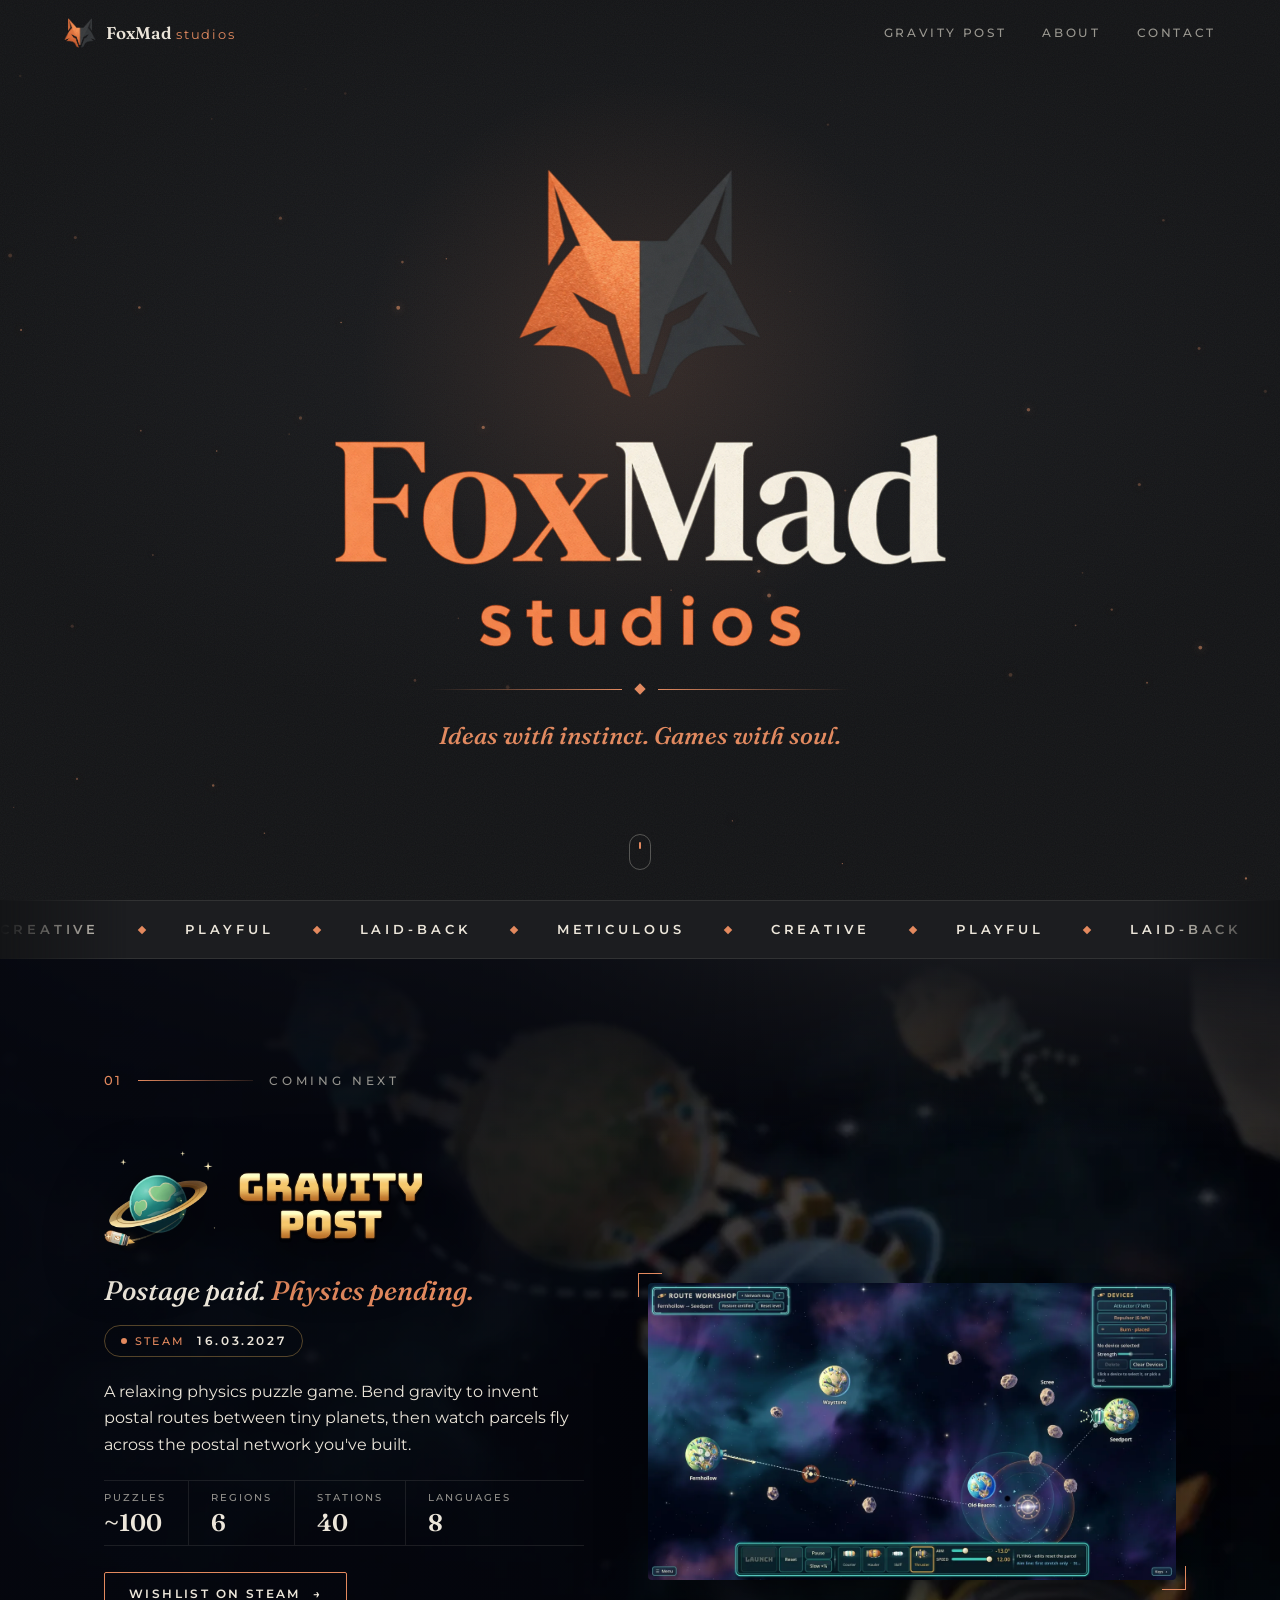
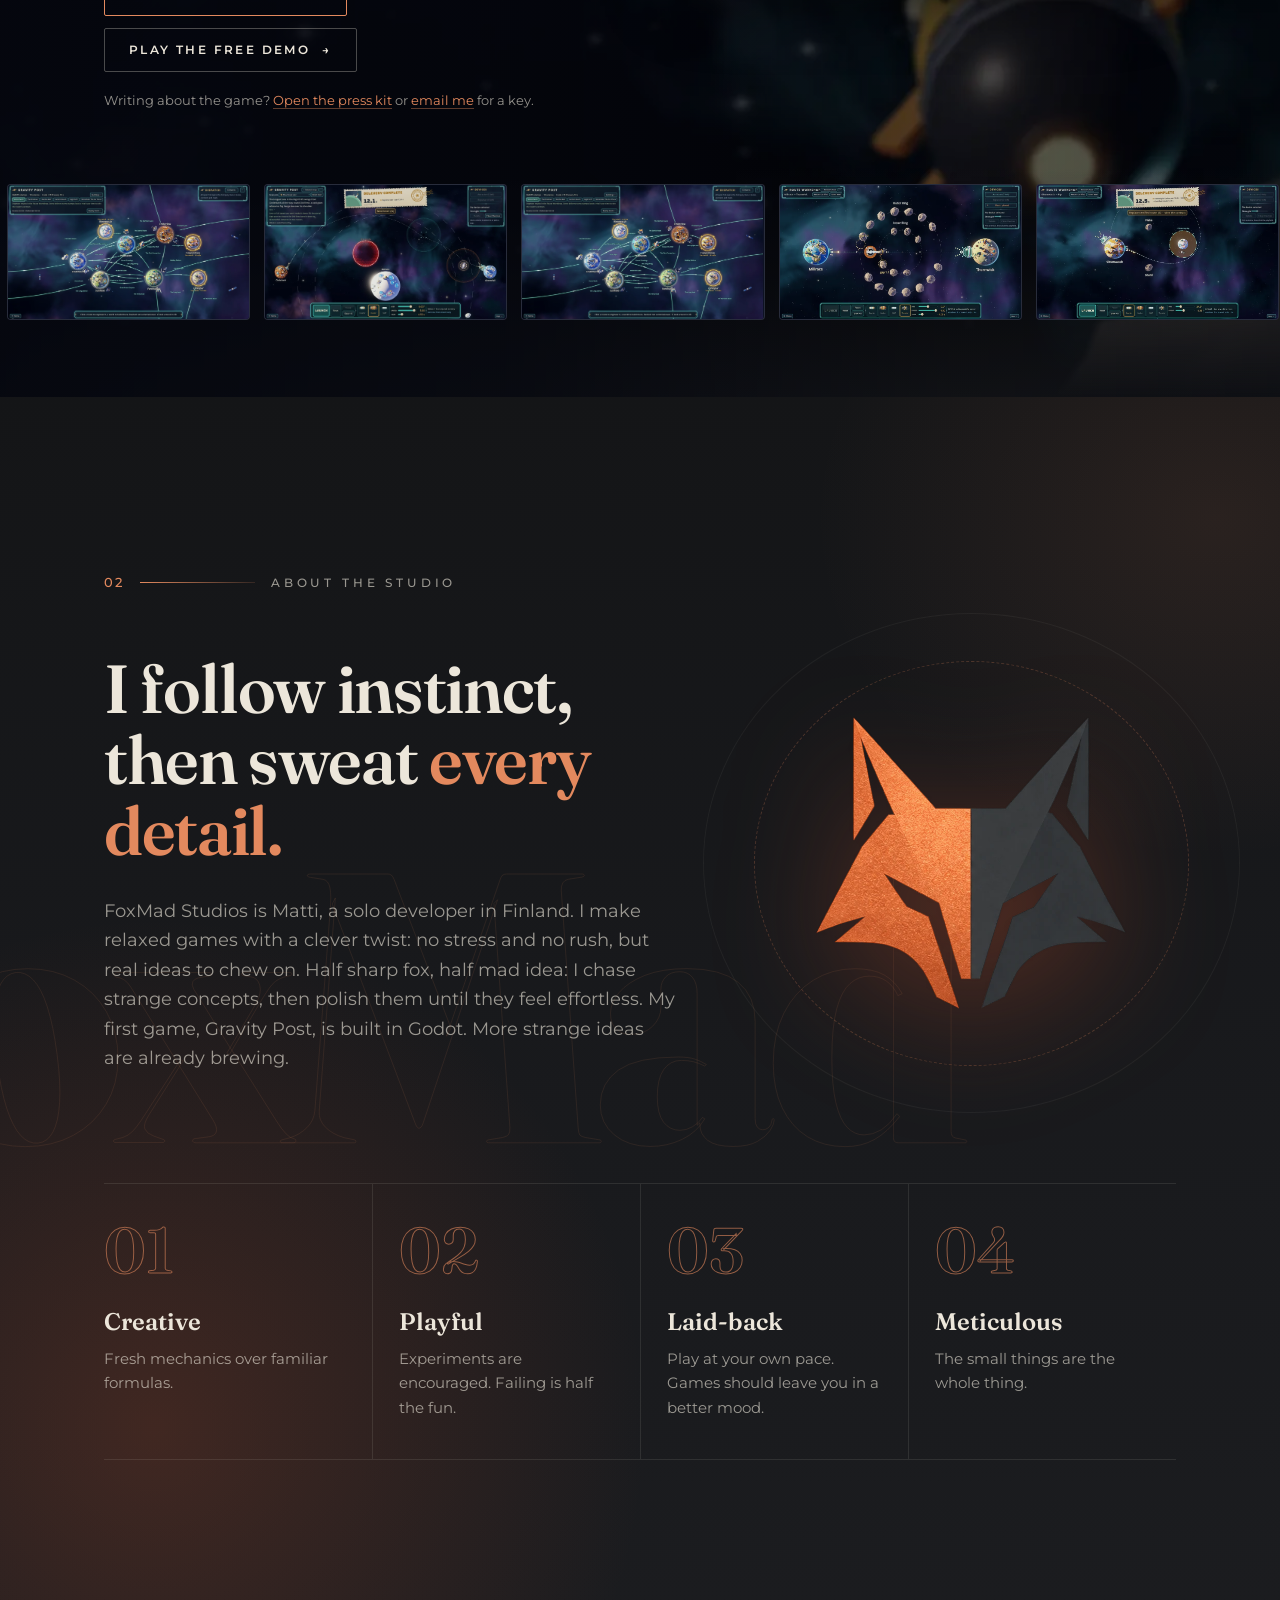
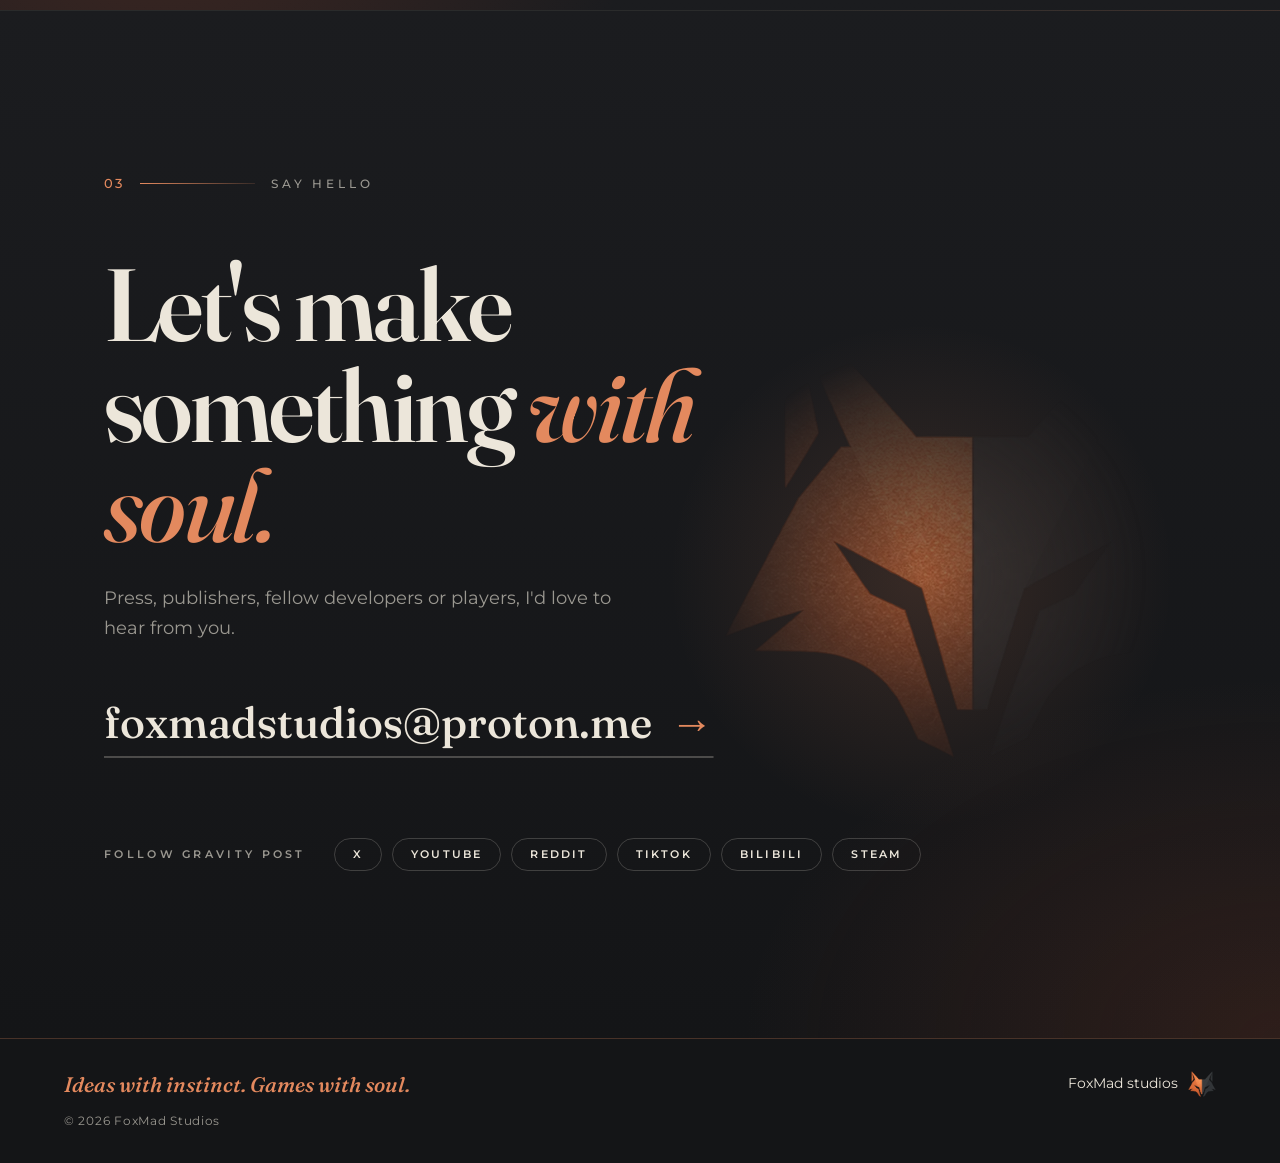
<file: index.html>
<!doctype html>
<html lang="en">
<head>
  <meta charset="utf-8">
  <meta name="viewport" content="width=device-width, initial-scale=1">
  <title>FoxMad Studios</title>
  <meta name="description" content="FoxMad Studios is Matti, a solo developer in Finland making relaxed games with a clever twist. The first game, Gravity Post, is coming to Steam on 16 March 2027.">
  <meta property="og:title" content="FoxMad Studios">
  <meta property="og:description" content="Ideas with instinct. Games with soul. Gravity Post, a relaxing physics puzzle game, is coming to Steam on 16 March 2027.">
  <meta name="theme-color" content="#141517">
  <link rel="icon" href="assets/icons/favicon-64.png" type="image/png">
  <link rel="apple-touch-icon" href="assets/icons/apple-touch-icon.png">
  <meta property="og:image" content="assets/gravity-post/og-image.jpg">
  <link rel="preconnect" href="https://fonts.googleapis.com">
  <link rel="preconnect" href="https://fonts.gstatic.com" crossorigin>
  <link href="https://fonts.googleapis.com/css2?family=Fraunces:opsz,wght@9..144,500;9..144,600;9..144,700&family=Montserrat:wght@300;400;500;600&display=swap" rel="stylesheet">
  <link rel="preload" href="assets/foxmad-logo.webp" as="image" type="image/webp">
  <link rel="stylesheet" href="styles.css">
</head>
<body>
  <div class="progress" aria-hidden="true"></div>
  <div class="gridlines" aria-hidden="true"><span></span><span></span><span></span><span></span><span></span></div>

  <header class="nav" id="nav">
    <a href="#top" class="nav__brand" aria-label="FoxMad Studios, back to top">
      <span class="logo logo--fox nav__fox" aria-hidden="true"></span>
      <span>FoxMad <em>studios</em></span>
    </a>
    <nav class="nav__links" aria-label="Main">
      <a href="#gravity-post">Gravity Post</a>
      <a href="#about">About</a>
      <a href="#contact">Contact</a>
    </nav>
  </header>

  <main id="top">
    <!-- HERO -->
    <section class="hero">
      <canvas class="hero__embers" aria-hidden="true"></canvas>
      <div class="hero__glow" aria-hidden="true"></div>
      <div class="hero__inner">
        <div class="hero__fox" aria-hidden="true">
          <span class="logo logo--fox fox-half fox-half--l"></span>
          <span class="logo logo--fox fox-half fox-half--r"></span>
        </div>
        <h1 class="wordmark">
          <span class="sr-only">FoxMad Studios</span>
          <span class="wordmark__main" aria-hidden="true">
            <span class="logo logo--word w-fox"></span>
            <span class="logo logo--word w-mad"></span>
          </span>
          <span class="logo logo--studios wordmark__sub" aria-hidden="true"></span>
        </h1>
        <div class="divider" aria-hidden="true"><span></span><i></i><span></span></div>
        <p class="hero__tagline">Ideas with instinct. Games with soul.</p>
      </div>
      <a href="#gravity-post" class="hero__cue" aria-label="Scroll to Gravity Post"><span></span></a>
    </section>

    <!-- VALUES MARQUEE -->
    <div class="marquee" aria-label="Studio values: Creative, Playful, Laid-back, Meticulous">
      <div class="marquee__track" aria-hidden="true">
        <span>Creative</span><i></i><span>Playful</span><i></i><span>Laid-back</span><i></i><span>Meticulous</span><i></i>
        <span>Creative</span><i></i><span>Playful</span><i></i><span>Laid-back</span><i></i><span>Meticulous</span><i></i>
        <span>Creative</span><i></i><span>Playful</span><i></i><span>Laid-back</span><i></i><span>Meticulous</span><i></i>
        <span>Creative</span><i></i><span>Playful</span><i></i><span>Laid-back</span><i></i><span>Meticulous</span><i></i>
      </div>
    </div>

    <!-- GRAVITY POST -->
    <section class="gp" id="gravity-post">
      <div class="gp__bg" aria-hidden="true">
        <picture>
          <source media="(max-width: 700px)" srcset="assets/gravity-post/space-narrow.webp">
          <img src="assets/gravity-post/space-wide.webp" alt="" width="1920" height="1080">
        </picture>
      </div>

      <div class="gp__inner">
        <header class="index reveal">
          <span class="index__n">01</span><span class="index__line"></span><span class="index__t">Coming next</span>
        </header>

        <div class="gp__grid">
          <div class="gp__body reveal">
            <h2 class="gp__logo"><img src="assets/gravity-post/logo.webp" alt="Gravity Post" width="1000" height="330"></h2>
            <p class="gp__slogan">Postage paid. <span class="copper">Physics pending.</span></p>
            <p class="gp__date"><span class="tag">Steam</span> 16.03.2027</p>
            <p class="lead">A relaxing physics puzzle game. Bend gravity to invent postal routes between tiny planets, then watch parcels fly across the postal network you've built.</p>
            <dl class="gp__facts">
              <div><dt>Puzzles</dt><dd data-count="100">~100</dd></div>
              <div><dt>Regions</dt><dd data-count="6">6</dd></div>
              <div><dt>Stations</dt><dd data-count="40">40</dd></div>
              <div><dt>Languages</dt><dd data-count="8">8</dd></div>
            </dl>
            <div class="gp__btns">
              <a class="btn" href="https://store.steampowered.com/app/5598990/" rel="noopener">Wishlist on Steam</a>
              <a class="btn btn--ghost" href="https://foxmadstudios.itch.io/gravity-post" rel="noopener">Play the free demo</a>
            </div>
            <p class="gp__press">Writing about the game? <a href="https://foxmadstudios.itch.io/gravity-post-press-kit" rel="noopener">Open the press kit</a> or <a href="mailto:foxmadstudios@proton.me">email me</a> for a key.</p>
          </div>
          <div class="gp__media reveal" style="--d:120ms">
            <video class="gp__clip" src="assets/gravity-post/slingshot-clip.mp4" poster="assets/gravity-post/slingshot.webp" autoplay muted loop playsinline preload="metadata" aria-label="Gameplay: a parcel capsule slingshots around a planet"></video>
            <span class="gp__corner gp__corner--tl"></span><span class="gp__corner gp__corner--br"></span>
          </div>
        </div>
      </div>

      <!-- Filmstrip: the list is doubled so the loop is seamless; the copy is hidden from screen readers -->
      <div class="strip" aria-label="Screenshots">
        <ul class="strip__track">
          <li><img src="assets/gravity-post/network_map.webp" alt="The postal network map with routes between planets" loading="lazy" width="1280" height="720"></li>
          <li><img src="assets/gravity-post/delivered_frost_arc.webp" alt="A parcel delivered along a frosty slingshot arc" loading="lazy" width="1280" height="720"></li>
          <li><video src="assets/gravity-post/network-clip.mp4" poster="assets/gravity-post/network_map.webp" autoplay muted loop playsinline preload="metadata" aria-label="Parcels travelling across the postal network"></video></li>
          <li><img src="assets/gravity-post/asteroid_rings.webp" alt="Routing a capsule through asteroid rings" loading="lazy" width="960" height="540"></li>
          <li><img src="assets/gravity-post/contract_won.webp" alt="A contract won screen" loading="lazy" width="960" height="540"></li>
          <li><img src="assets/gravity-post/network_3d.webp" alt="The 3D network map tilted like a model" loading="lazy" width="1280" height="720"></li>
          <li><img src="assets/gravity-post/company.webp" alt="The Gravity Post Company overview" loading="lazy" width="960" height="540"></li>
        </ul>
        <ul class="strip__track" aria-hidden="true">
          <li><img src="assets/gravity-post/network_map.webp" alt="" loading="lazy" width="1280" height="720"></li>
          <li><img src="assets/gravity-post/delivered_frost_arc.webp" alt="" loading="lazy" width="1280" height="720"></li>
          <li><img src="assets/gravity-post/slingshot.webp" alt="" loading="lazy" width="1280" height="720"></li>
          <li><img src="assets/gravity-post/asteroid_rings.webp" alt="" loading="lazy" width="960" height="540"></li>
          <li><img src="assets/gravity-post/contract_won.webp" alt="" loading="lazy" width="960" height="540"></li>
          <li><img src="assets/gravity-post/network_3d.webp" alt="" loading="lazy" width="1280" height="720"></li>
          <li><img src="assets/gravity-post/company.webp" alt="" loading="lazy" width="960" height="540"></li>
        </ul>
      </div>
    </section>

    <!-- ABOUT -->
    <section class="about" id="about">
      <div class="about__ghost" aria-hidden="true"><span>FoxMad</span></div>
      <div class="about__inner">
        <header class="index reveal">
          <span class="index__n">02</span><span class="index__line"></span><span class="index__t">About the studio</span>
        </header>
        <div class="about__grid">
          <div class="about__statement reveal">
            <h2>I follow instinct, then sweat <span class="copper">every detail.</span></h2>
            <p class="lead">FoxMad Studios is Matti, a solo developer in Finland. I make relaxed games with a clever twist: no stress and no rush, but real ideas to chew on. Half sharp fox, half mad idea: I chase strange concepts, then polish them until they feel effortless. My first game, Gravity Post, is built in Godot. More strange ideas are already brewing.</p>
          </div>
          <div class="about__fox reveal" style="--d:150ms" aria-hidden="true"><span class="logo logo--fox"></span></div>
        </div>
        <ul class="values">
          <li class="reveal" style="--d:0ms"><span class="values__n">01</span><h3>Creative</h3><p>Fresh mechanics over familiar formulas.</p></li>
          <li class="reveal" style="--d:100ms"><span class="values__n">02</span><h3>Playful</h3><p>Experiments are encouraged. Failing is half the fun.</p></li>
          <li class="reveal" style="--d:200ms"><span class="values__n">03</span><h3>Laid-back</h3><p>Play at your own pace. Games should leave you in a better mood.</p></li>
          <li class="reveal" style="--d:300ms"><span class="values__n">04</span><h3>Meticulous</h3><p>The small things are the whole thing.</p></li>
        </ul>
      </div>
    </section>

    <!-- CONTACT -->
    <section class="contact" id="contact">
      <div class="contact__inner">
        <header class="index reveal">
          <span class="index__n">03</span><span class="index__line"></span><span class="index__t">Say hello</span>
        </header>
        <h2 class="contact__title reveal">Let's make something <em>with soul.</em></h2>
        <p class="contact__lead reveal" style="--d:100ms">Press, publishers, fellow developers or players, I'd love to hear from you.</p>
        <a class="contact__mail reveal" style="--d:180ms" href="mailto:foxmadstudios@proton.me"><span>foxmadstudios@proton.me</span><i aria-hidden="true">→</i></a>
        <div class="contact__follow reveal" style="--d:260ms">
          <p class="contact__label">Follow Gravity Post</p>
          <ul class="socials">
            <li><a href="https://x.com/GravityPostGame" rel="noopener">X</a></li>
            <li><a href="https://www.youtube.com/@GravityPostGame" rel="noopener">YouTube</a></li>
            <li><a href="https://www.reddit.com/user/GravityPostGame/" rel="noopener">Reddit</a></li>
            <li><a href="https://www.tiktok.com/@gravitypostgame" rel="noopener">TikTok</a></li>
            <li><a href="https://space.bilibili.com/3747584128584624" rel="noopener" lang="zh-CN">Bilibili</a></li>
            <li><a href="https://store.steampowered.com/app/5598990/" rel="noopener">Steam</a></li>
          </ul>
        </div>
      </div>
      <div class="contact__spot" aria-hidden="true"></div>
      <div class="contact__reveal" aria-hidden="true"><span class="logo logo--fox"></span></div>
    </section>
  </main>

  <footer class="footer">
    <p class="footer__tag">Ideas with instinct. Games with soul.</p>
    <p class="footer__brand">
      <span>FoxMad studios</span>
      <span class="logo logo--fox" aria-hidden="true"></span>
    </p>
    <p class="footer__copy">© <span id="year">2026</span> FoxMad Studios</p>
  </footer>

  <script src="main.js"></script>
</body>
</html>
</file>
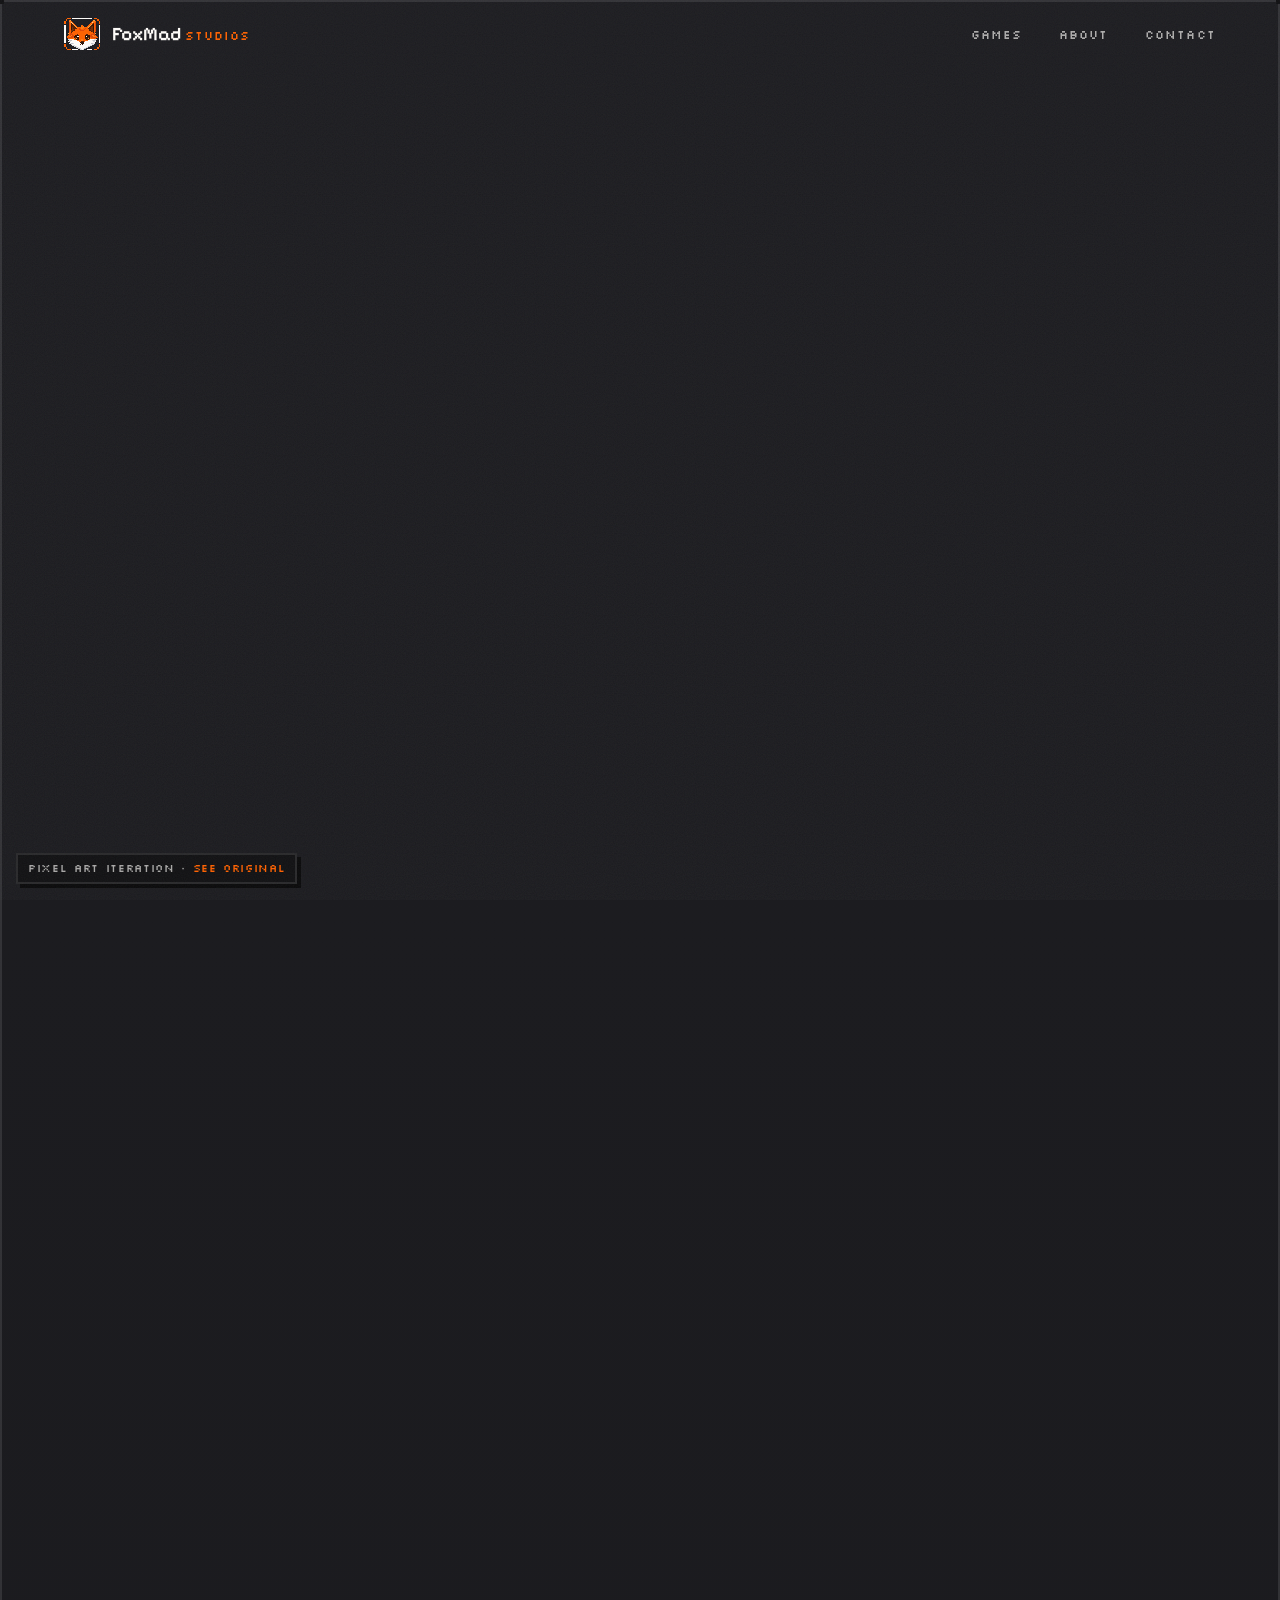
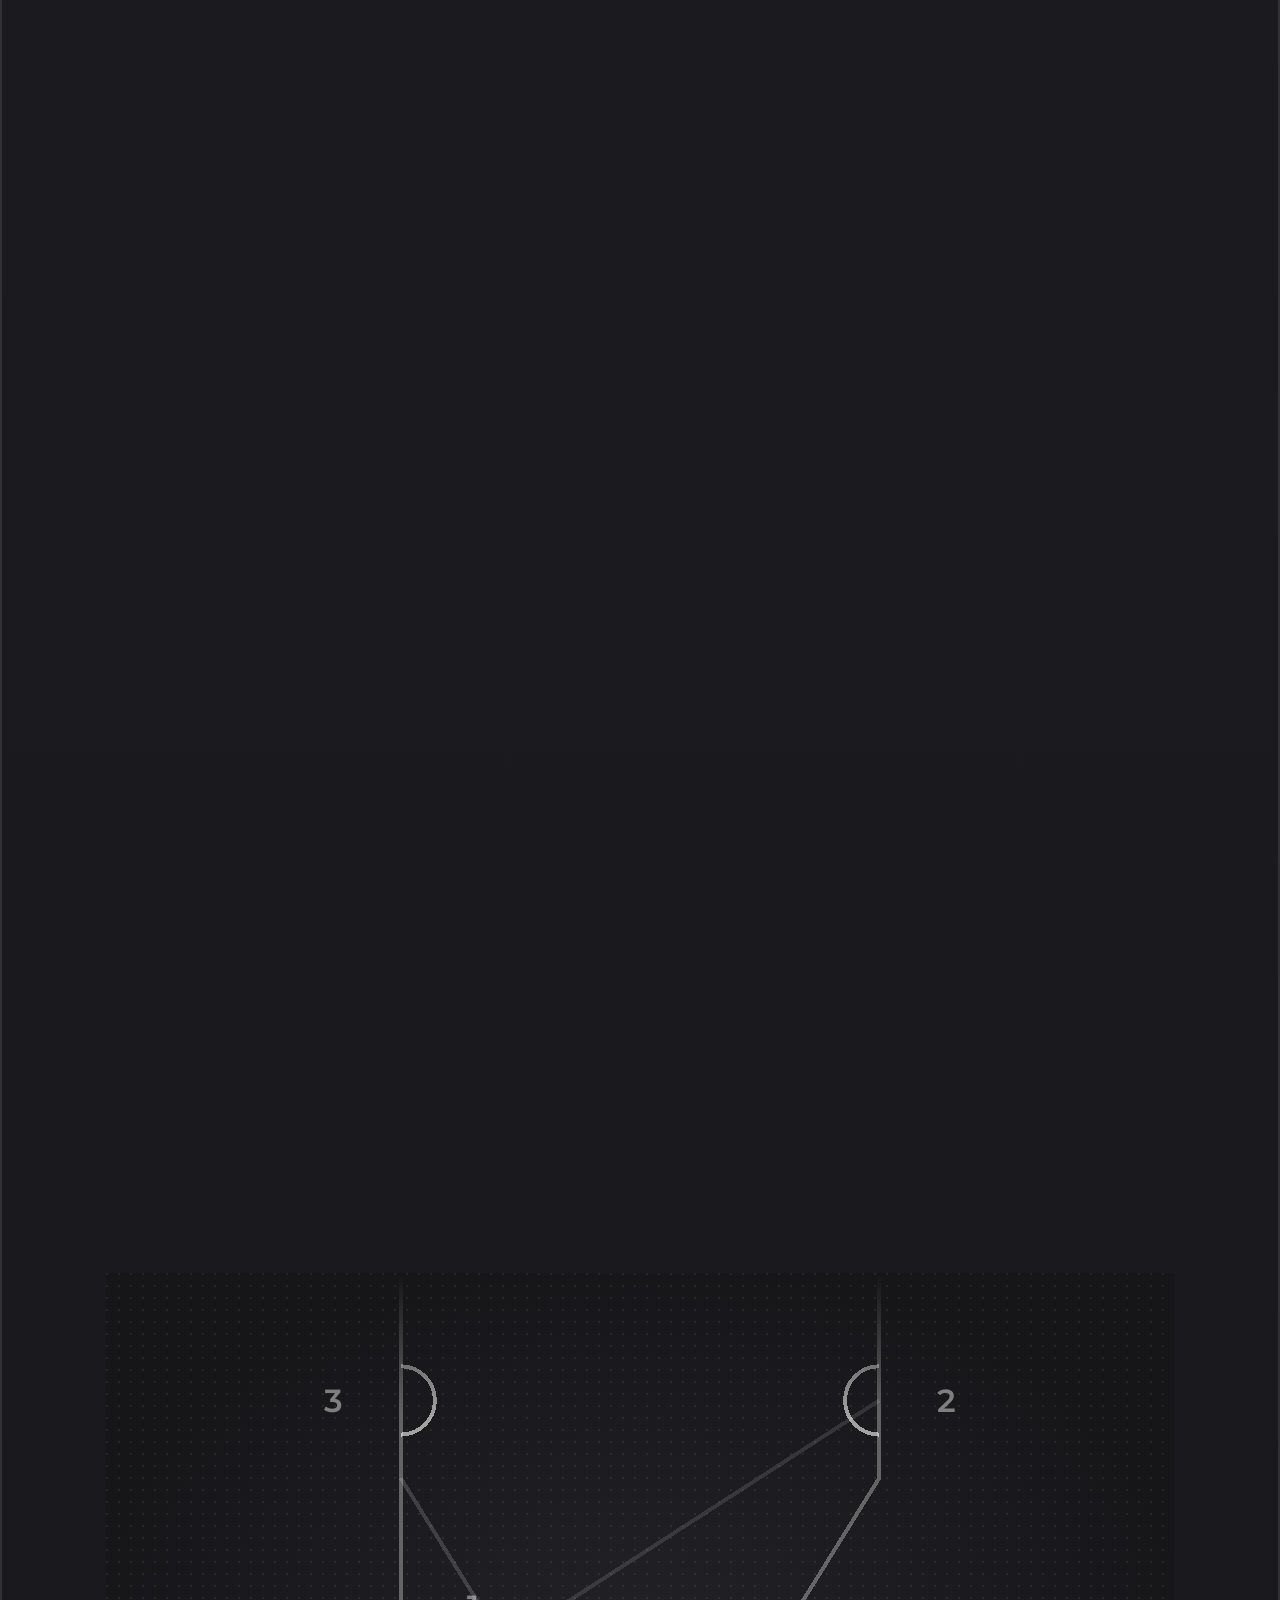
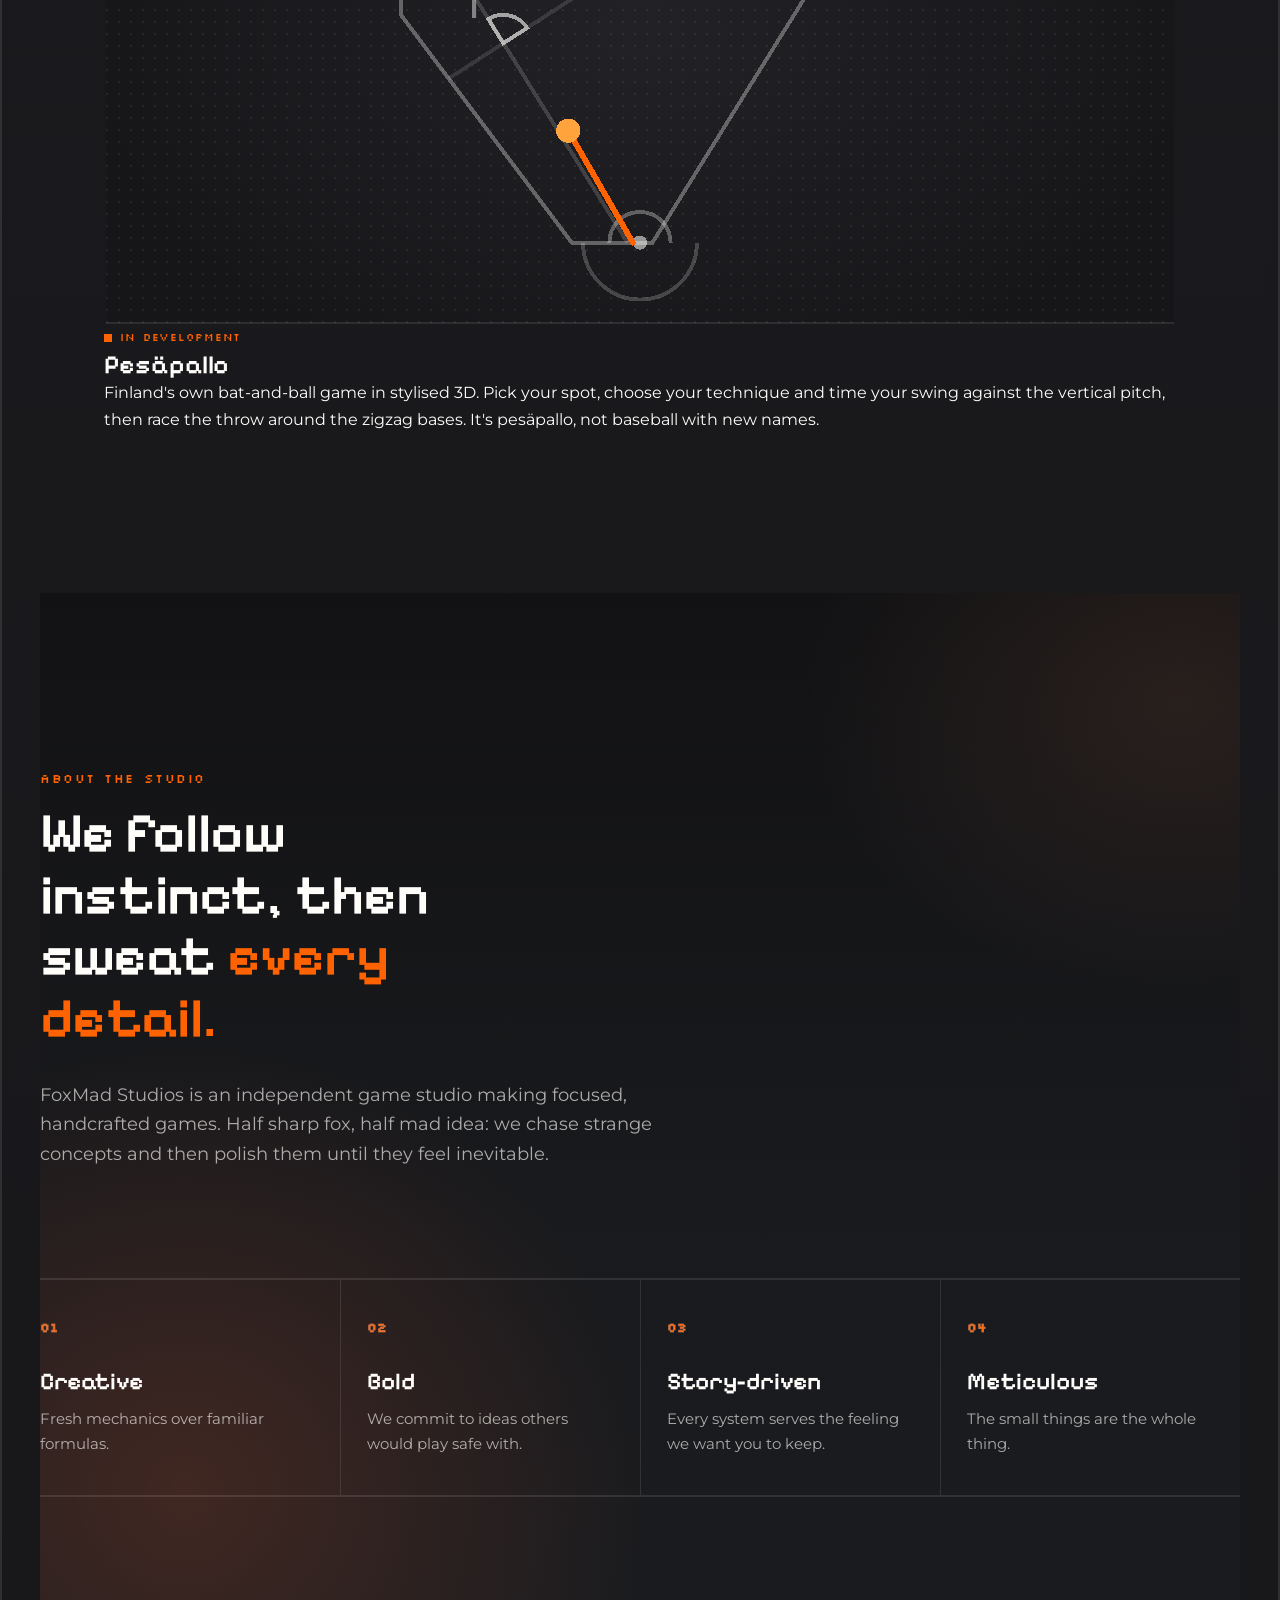
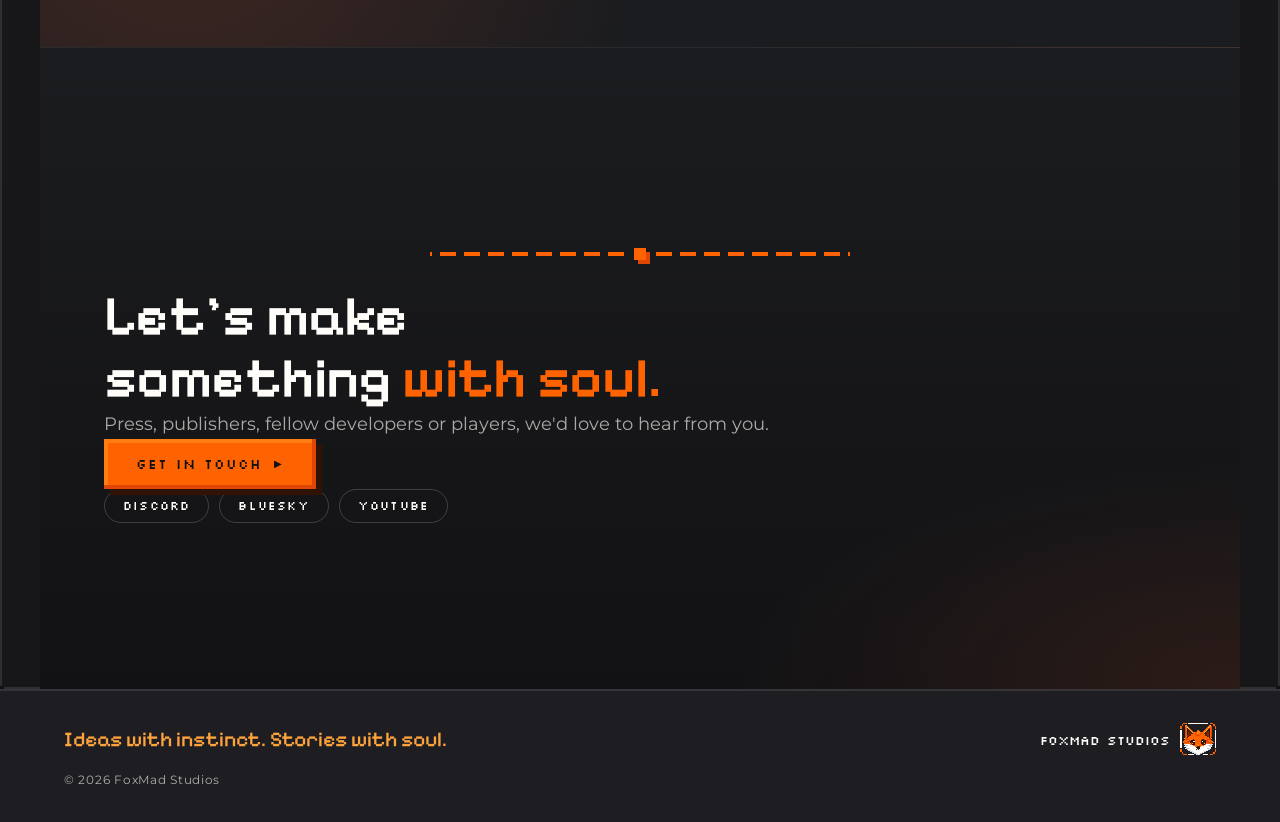
<file: variants/pixel-art/index.html>
<!doctype html>
<html lang="en">
<head>
  <meta charset="utf-8">
  <meta name="viewport" content="width=device-width, initial-scale=1">
  <title>FoxMad Studios · Pixel Art</title>
  <meta name="description" content="FoxMad Studios — an independent game studio. Ideas with instinct. Stories with soul.">
  <meta property="og:title" content="FoxMad Studios">
  <meta property="og:description" content="Ideas with instinct. Stories with soul.">
  <meta name="theme-color" content="#121214">
  <link rel="icon" href="../../assets/pixel/favicon-72.png" type="image/png" sizes="72x72">
  <link rel="icon" href="../../assets/pixel/favicon-36.png" type="image/png" sizes="36x36">
  <link rel="apple-touch-icon" href="../../assets/pixel/apple-touch-icon.png">
  <meta property="og:image" content="../../assets/pixel/og-image.png">
  <link rel="preconnect" href="https://fonts.googleapis.com">
  <link rel="preconnect" href="https://fonts.gstatic.com" crossorigin>
  <link href="https://fonts.googleapis.com/css2?family=Montserrat:wght@400;500;600&family=Pixelify+Sans:wght@500;600;700&family=Silkscreen&display=swap" rel="stylesheet">
  <link rel="stylesheet" href="../../styles.css">
  <link rel="stylesheet" href="pixel.css">
</head>
<body>
  <div class="progress" aria-hidden="true"></div>

  <header class="nav" id="nav">
    <a href="#top" class="nav__brand" aria-label="FoxMad Studios, back to top">
      <img class="px nav__fox" src="../../assets/pixel/fox-small.png" width="36" height="33" alt="">
      <span>FoxMad <em>studios</em></span>
    </a>
    <nav class="nav__links" aria-label="Main">
      <a href="#games">Games</a>
      <a href="#about">About</a>
      <a href="#contact">Contact</a>
    </nav>
  </header>

  <main id="top">
    <!-- HERO -->
    <section class="hero">
      <canvas class="hero__embers" data-embers="pixel" aria-hidden="true"></canvas>
      <div class="hero__glow" aria-hidden="true"></div>
      <div class="hero__inner">
        <div class="hero__fox" aria-hidden="true">
          <img class="px fox-half fox-half--l" src="../../assets/pixel/fox.png" width="72" height="65" alt="">
          <img class="px fox-half fox-half--r" src="../../assets/pixel/fox.png" width="72" height="65" alt="">
        </div>
        <h1 class="wordmark">
          <span class="sr-only">FoxMad Studios</span>
          <span class="wordmark__main" aria-hidden="true">
            <img class="px w-fox" src="../../assets/pixel/wordmark.png" width="95" height="19" alt="">
            <img class="px w-mad" src="../../assets/pixel/wordmark.png" width="95" height="19" alt="">
          </span>
          <img class="px wordmark__sub" src="../../assets/pixel/studios.png" width="77" height="7" alt="" aria-hidden="true">
        </h1>
        <div class="divider" aria-hidden="true"><span></span><i></i><span></span></div>
        <p class="hero__tagline">Ideas with instinct. Stories with soul.</p>
      </div>
      <a href="#games" class="hero__cue" aria-label="Scroll to games"><span></span></a>
    </section>

    <!-- VALUES MARQUEE -->
    <div class="marquee" aria-label="Our values: Creative, Bold, Story-driven, Meticulous">
      <div class="marquee__track" aria-hidden="true">
        <span>Creative</span><i></i><span>Bold</span><i></i><span>Story-driven</span><i></i><span>Meticulous</span><i></i>
        <span>Creative</span><i></i><span>Bold</span><i></i><span>Story-driven</span><i></i><span>Meticulous</span><i></i>
        <span>Creative</span><i></i><span>Bold</span><i></i><span>Story-driven</span><i></i><span>Meticulous</span><i></i>
        <span>Creative</span><i></i><span>Bold</span><i></i><span>Story-driven</span><i></i><span>Meticulous</span><i></i>
      </div>
    </div>

    <!-- GAMES -->
    <section class="section" id="games">
      <header class="section__head reveal">
        <p class="eyebrow">Our games</p>
        <h2>Three worlds in the making</h2>
      </header>

      <div class="games">
        <article class="card reveal" style="--d:0ms">
          <div class="card__visual">
            <svg viewBox="0 0 300 180" shape-rendering="crispEdges" class="viz viz--cargo" aria-hidden="true">
              <!-- cargo grid -->
              <g fill="none" stroke="#FFFDFA" stroke-opacity=".12">
                <rect x="34" y="62" width="13" height="13" rx="1.5"/><rect x="48" y="62" width="13" height="13" rx="1.5"/><rect x="62" y="62" width="13" height="13" rx="1.5"/><rect x="76" y="62" width="13" height="13" rx="1.5"/><rect x="90" y="62" width="13" height="13" rx="1.5"/>
                <rect x="34" y="76" width="13" height="13" rx="1.5"/><rect x="48" y="76" width="13" height="13" rx="1.5"/><rect x="62" y="76" width="13" height="13" rx="1.5"/><rect x="76" y="76" width="13" height="13" rx="1.5"/><rect x="90" y="76" width="13" height="13" rx="1.5"/>
                <rect x="34" y="90" width="13" height="13" rx="1.5"/><rect x="48" y="90" width="13" height="13" rx="1.5"/><rect x="62" y="90" width="13" height="13" rx="1.5"/><rect x="76" y="90" width="13" height="13" rx="1.5"/><rect x="90" y="90" width="13" height="13" rx="1.5"/>
                <rect x="34" y="104" width="13" height="13" rx="1.5"/><rect x="48" y="104" width="13" height="13" rx="1.5"/><rect x="62" y="104" width="13" height="13" rx="1.5"/><rect x="76" y="104" width="13" height="13" rx="1.5"/><rect x="90" y="104" width="13" height="13" rx="1.5"/>
              </g>
              <rect class="cg-frame" x="30" y="58" width="77" height="63" rx="3" fill="none" stroke="#FFFDFA" stroke-opacity=".25"/>
              <g class="cb cb1" fill="#FF6200"><rect x="34" y="104" width="13" height="13" rx="1.5"/><rect x="48" y="104" width="13" height="13" rx="1.5"/><rect x="62" y="104" width="13" height="13" rx="1.5"/><rect x="76" y="104" width="13" height="13" rx="1.5"/></g>
              <g class="cb cb2" fill="#FFFDFA"><rect x="90" y="104" width="13" height="13" rx="1.5"/><rect x="90" y="90" width="13" height="13" rx="1.5"/><rect x="76" y="90" width="13" height="13" rx="1.5"/></g>
              <g class="cb cb3" fill="#E04706"><rect x="34" y="76" width="13" height="13" rx="1.5"/><rect x="48" y="76" width="13" height="13" rx="1.5"/><rect x="34" y="90" width="13" height="13" rx="1.5"/><rect x="48" y="90" width="13" height="13" rx="1.5"/></g>
              <g class="cb cb4" fill="#4A4B52"><rect x="62" y="90" width="13" height="13" rx="1.5"/><rect x="62" y="76" width="13" height="13" rx="1.5"/><rect x="76" y="76" width="13" height="13" rx="1.5"/><rect x="90" y="76" width="13" height="13" rx="1.5"/></g>
              <g class="cb cb5" fill="#A33505"><rect x="34" y="62" width="13" height="13" rx="1.5"/><rect x="48" y="62" width="13" height="13" rx="1.5"/><rect x="62" y="62" width="13" height="13" rx="1.5"/><rect x="76" y="62" width="13" height="13" rx="1.5"/><rect x="90" y="62" width="13" height="13" rx="1.5"/></g>
              <path d="M118 90 H168" stroke="#FFFDFA" stroke-opacity=".2" stroke-dasharray="2 5"/>
              <path d="M164 86 L169 90 L164 94" fill="none" stroke="#FFFDFA" stroke-opacity=".3"/>
              <!-- launch pad -->
              <path d="M196 152 H252 M244 152 V86 M244 104 H230 M244 124 H230" stroke="#FFFDFA" stroke-opacity=".22" fill="none"/>
              <g class="smoke" fill="#FFFDFA">
                <circle cx="210" cy="150" r="7"/><circle cx="232" cy="150" r="8"/><circle cx="220" cy="153" r="9"/>
              </g>
              <!-- rocket -->
              <g class="rk">
                <g class="fl"><path class="fl-in" d="M213 140 Q220 172 227 140 Z" fill="#FFA33D"/><path d="M216.5 140 Q220 156 223.5 140 Z" fill="#FFD390"/></g>
                <path d="M212 96 L220 76 L228 96 Z" fill="#FF6200"/>
                <rect x="212" y="96" width="16" height="44" fill="#FFFDFA"/>
                <rect x="212" y="118" width="16" height="4" fill="#E04706"/>
                <circle cx="220" cy="106" r="3.2" fill="#301305"/>
                <path d="M212 124 L203 142 L212 140 Z M228 124 L237 142 L228 140 Z" fill="#A33505"/>
              </g>
            </svg>
          </div>
          <div class="card__body">
            <span class="tag tag--soon">Demo coming soon</span>
            <h3>Project Dyson's Swarm</h3>
            <p>A near-future space race played as a cargo puzzle. Pick your launch vehicle, pack every hold with just enough fuel and materials, and finish your moonbase before rival powers do. It's the first step toward a Dyson swarm.</p>
          </div>
        </article>

        <article class="card reveal" style="--d:120ms">
          <div class="card__visual">
            <svg viewBox="0 0 300 180" shape-rendering="crispEdges" class="viz" aria-hidden="true">
              <circle cx="150" cy="96" r="38" fill="#232327"/>
              <path d="M112 96 A38 38 0 0 1 188 96" fill="none" stroke="#FF7E14" stroke-opacity=".5"/>
              <circle cx="150" cy="96" r="38" fill="none" stroke="#FFFDFA" stroke-opacity=".16"/>
              <path id="gp-route" d="M30 150 C 60 30, 240 10, 250 96 S 160 168, 120 120" fill="none" stroke="#FFFDFA" stroke-opacity=".22" stroke-dasharray="3 6"/>
              <circle cx="30" cy="150" r="3" fill="#FFFDFA" opacity=".6"/>
              <circle cx="120" cy="120" r="3" fill="#FF7E14"/>
              <g>
                <rect x="-8" y="-5.5" width="16" height="11" rx="1.5" fill="#FF7E14"/>
                <path d="M-8 -5 L0 1 L8 -5" fill="none" stroke="#301305" stroke-width="1.2"/>
                <animateMotion dur="5s" repeatCount="indefinite" rotate="auto" keyPoints="0;1" keyTimes="0;1" calcMode="spline" keySplines=".5 0 .5 1">
                  <mpath href="#gp-route"/>
                </animateMotion>
              </g>
            </svg>
          </div>
          <div class="card__body">
            <span class="tag">In development</span>
            <h3>Gravity Post <small>(working title)</small></h3>
            <p>The jump lanes between worlds went dark generations ago. Bend gravity to engineer slingshot routes between tiny planets, earn stamps for every delivery and grow your postal network until it reaches across the dark again.</p>
          </div>
        </article>

        <article class="card reveal" style="--d:240ms">
          <div class="card__visual">
            <svg viewBox="0 0 300 180" shape-rendering="crispEdges" class="viz viz--pesis" aria-hidden="true">
              <defs>
                <linearGradient id="pp-fade" x1="0" y1="0" x2="0" y2="1">
                  <stop offset="0" stop-color="#fff" stop-opacity="0"/><stop offset=".22" stop-color="#fff"/>
                </linearGradient>
                <mask id="pp-mask"><rect width="300" height="180" fill="url(#pp-fade)"/></mask>
              </defs>
              <g mask="url(#pp-mask)" fill="none" stroke="#FFFDFA" stroke-width="1.1">
                <!-- playing area: short home line, diagonals widening to the 42 m sidelines -->
                <path d="M82.8 -10 V96 L130.8 160 H153.5 L217.2 57.6 V-10" stroke-opacity=".32"/>
                <path d="M82.8 57.6 L146.5 160" stroke-opacity=".16"/>
                <path d="M217.2 35.8 L96.3 113.9" stroke-opacity=".12"/>
                <!-- bases: first = quarter circle, second and third = semicircles on the sidelines -->
                <path d="M111.6 104 L107.4 97.2 A8 8 0 0 1 118.3 99.7 Z" stroke-opacity=".6"/>
                <path d="M217.2 26.2 A9.6 9.6 0 0 0 217.2 45.4" stroke-opacity=".6"/>
                <path d="M82.8 26.2 A9.6 9.6 0 0 1 82.8 45.4" stroke-opacity=".6"/>
                <!-- home: plate, front arc, home area -->
                <path d="M141.4 160 A8.6 8.6 0 0 1 158.6 160" stroke-opacity=".3"/>
                <path d="M134 160 A16 16 0 0 0 166 160" stroke-opacity=".2"/>
              </g>
              <circle cx="150" cy="160" r="2" fill="#FFFDFA" opacity=".55"/>
              <g font-family="Montserrat, sans-serif" font-size="9" font-weight="600" fill="#FFFDFA" fill-opacity=".45" text-anchor="middle">
                <text x="103" y="97">1</text><text x="236" y="39">2</text><text x="64" y="39">3</text>
              </g>
              <!-- running route: home → 1 (left) → 2 (right) → 3 (left) → outside the line, round the corner, home -->
              <path d="M148 160 L113.8 100.8 L217.2 35.8 L82.8 35.8 L79.6 39 L79.6 96 L82 100 L130 164 L137 165" fill="none" stroke="#FF6200" stroke-width="1.6" stroke-linejoin="round" stroke-linecap="round" pathLength="1" stroke-dasharray="1 1" stroke-dashoffset="1">
                <animate attributeName="stroke-dashoffset" dur="9s" repeatCount="indefinite" keyTimes="0;.14;.26;.32;.46;.52;.66;.72;.9;1" values="1;1;.857;.857;.602;.602;.32;.32;0;0"/>
                <animate attributeName="opacity" dur="9s" repeatCount="indefinite" keyTimes="0;.92;.98;1" values="1;1;0;0"/>
              </path>
              <circle r="3.4" fill="#FFA33D">
                <animateMotion dur="9s" repeatCount="indefinite" path="M148 160 L113.8 100.8 L217.2 35.8 L82.8 35.8 L79.6 39 L79.6 96 L82 100 L130 164 L137 165" keyPoints="0;0;.143;.143;.398;.398;.68;.68;1;1" keyTimes="0;.14;.26;.32;.46;.52;.66;.72;.9;1" calcMode="linear"/>
                <animate attributeName="opacity" dur="9s" repeatCount="indefinite" keyTimes="0;.92;.98;1" values="1;1;0;1"/>
              </circle>
              <!-- vertical pitch, then the hit -->
              <circle cx="151" cy="157" r="2.4" fill="#FFFDFA">
                <animateTransform attributeName="transform" type="translate" dur="9s" repeatCount="indefinite"
                  keyTimes="0;.055;.11;.2;.21;1" values="0 0;0 -40;0 0;30 -150;0 0;0 0"
                  calcMode="spline" keySplines=".2 .6 .4 1;.6 0 .8 .4;.2 .7 .4 1;0 0 1 1;0 0 1 1"/>
                <animate attributeName="opacity" dur="9s" repeatCount="indefinite" keyTimes="0;.16;.2;.94;.98;1" values="1;1;0;0;1;1"/>
              </circle>
            </svg>
          </div>
          <div class="card__body">
            <span class="tag">In development</span>
            <h3>Pesäpallo</h3>
            <p>Finland's own bat-and-ball game in stylised 3D. Pick your spot, choose your technique and time your swing against the vertical pitch, then race the throw around the zigzag bases. It's pesäpallo, not baseball with new names.</p>
          </div>
        </article>
      </div>
    </section>

    <!-- ABOUT -->
    <section class="section about" id="about">
      <div class="about__statement reveal">
        <p class="eyebrow">About the studio</p>
        <h2>We follow instinct, then sweat <span class="copper">every detail.</span></h2>
        <p class="lead">FoxMad Studios is an independent game studio making focused, handcrafted games. Half sharp fox, half mad idea: we chase strange concepts and then polish them until they feel inevitable.</p>
      </div>
      <ul class="values">
        <li class="reveal" style="--d:0ms"><span class="values__n">01</span><h3>Creative</h3><p>Fresh mechanics over familiar formulas.</p></li>
        <li class="reveal" style="--d:100ms"><span class="values__n">02</span><h3>Bold</h3><p>We commit to ideas others would play safe with.</p></li>
        <li class="reveal" style="--d:200ms"><span class="values__n">03</span><h3>Story-driven</h3><p>Every system serves the feeling we want you to keep.</p></li>
        <li class="reveal" style="--d:300ms"><span class="values__n">04</span><h3>Meticulous</h3><p>The small things are the whole thing.</p></li>
      </ul>
    </section>

    <!-- CONTACT -->
    <section class="section contact" id="contact">
      <div class="contact__inner reveal">
        <div class="divider divider--static" aria-hidden="true"><span></span><i></i><span></span></div>
        <h2>Let's make something <span class="copper">with soul.</span></h2>
        <p class="lead">Press, publishers, fellow developers or players, we'd love to hear from you.</p>
        <!-- TODO: replace with the real studio email -->
        <a class="btn" href="mailto:hello@example.com">Get in touch</a>
        <ul class="socials">
          <!-- TODO: add real links (Discord, Bluesky/X, YouTube, Steam, itch.io) -->
          <li><a href="#" aria-disabled="true">Discord</a></li>
          <li><a href="#" aria-disabled="true">Bluesky</a></li>
          <li><a href="#" aria-disabled="true">YouTube</a></li>
        </ul>
      </div>
    </section>
  </main>

  <footer class="footer">
    <p class="footer__tag">Ideas with instinct. Stories with soul.</p>
    <p class="footer__brand">
      <span>FoxMad studios</span>
      <img class="px" src="../../assets/pixel/fox-small.png" width="36" height="33" alt="">
    </p>
    <p class="footer__copy">© <span id="year">2026</span> FoxMad Studios</p>
  </footer>

  <!-- Style iteration: remove before launch -->
  <a class="style-switch" href="../../">Pixel art iteration · <span>see original</span></a>

  <script src="../../main.js"></script>
</body>
</html>
</file>
<file: styles.css>
/* ===== Design tokens (from the FoxMad style sheet) ===== */
:root {
  --rust: #A4472A;
  --terracotta: #B5624C;
  --copper: #E3895E;
  --copper-hi: #F0A47A;
  --charcoal: #1C1D20;
  --ink: #141517;
  --slate: #2A2B2F;
  --line: rgba(236, 230, 218, .10);
  --cream: #ECE6DA;
  --muted: rgba(236, 230, 218, .62);

  --f-display: "Fraunces", Georgia, serif;
  --f-sans: "Montserrat", system-ui, sans-serif;

  --ease-out: cubic-bezier(.16, 1, .3, 1);
  --gutter: clamp(16px, 5vw, 64px);
  --max: 1200px;
}

*, *::before, *::after { box-sizing: border-box; }
html { scroll-behavior: smooth; -webkit-text-size-adjust: 100%; }
body {
  margin: 0;
  background: var(--ink);
  color: var(--cream);
  font: 400 16px/1.65 var(--f-sans);
  -webkit-font-smoothing: antialiased;
  overflow-x: hidden;
}
/* Fine film grain across the whole page */
body::after {
  content: ""; position: fixed; inset: 0; pointer-events: none; z-index: 100; opacity: .05;
  background-image: url("data:image/svg+xml;utf8,<svg xmlns='http://www.w3.org/2000/svg' width='160' height='160'><filter id='n'><feTurbulence type='fractalNoise' baseFrequency='.9' numOctaves='2' stitchTiles='stitch'/></filter><rect width='100%' height='100%' filter='url(%23n)'/></svg>");
}
a { color: inherit; text-decoration: none; }
h1, h2, h3 { margin: 0; font-weight: 600; }
p { margin: 0; }
::selection { background: var(--rust); color: var(--cream); }
:focus-visible { outline: 2px solid var(--copper); outline-offset: 4px; border-radius: 2px; }

.copper { color: var(--copper); }
.sr-only { position: absolute; width: 1px; height: 1px; overflow: hidden; clip: rect(0 0 0 0); white-space: nowrap; }

/* ===== Logo crops (one transparent image, 1238×1271, shown in parts) ===== */
.logo { display: block; background: url("assets/foxmad-logo.webp") no-repeat; }
.logo--fox     { aspect-ratio: 620 / 577;  background-size: 199.677% auto; background-position: 50% 23.775%; }
.logo--word    { aspect-ratio: 1020 / 230; background-size: 121.373% auto; background-position: 49.541% 76.849%; }
.logo--studios { aspect-ratio: 561 / 102;  background-size: 220.677% auto; background-position: 49.926% 90.163%; }
.eyebrow {
  font: 500 12px/1 var(--f-sans); letter-spacing: .32em; text-transform: uppercase;
  color: var(--copper); margin-bottom: 18px;
}
.lead { color: var(--muted); font-size: clamp(16px, 1.4vw, 18px); max-width: 56ch; }

/* ===== Scroll progress ===== */
.progress {
  position: fixed; top: 0; left: 0; height: 2px; width: 100%; z-index: 60;
  background: linear-gradient(90deg, var(--rust), var(--copper-hi));
  transform-origin: 0 50%; transform: scaleX(0);
}

/* ===== Nav ===== */
.nav {
  position: fixed; inset: 0 0 auto 0; z-index: 50;
  display: flex; align-items: center; justify-content: space-between;
  padding: 18px var(--gutter);
  transition: transform .5s var(--ease-out), background .4s, padding .4s;
}
.nav.is-scrolled {
  background: rgba(20, 21, 23, .78);
  backdrop-filter: blur(14px); -webkit-backdrop-filter: blur(14px);
  border-bottom: 1px solid var(--line);
  padding-block: 12px;
}
.nav.is-hidden { transform: translateY(-100%); }
.nav__brand { display: flex; align-items: center; gap: 10px; font: 600 17px/1 var(--f-display); }
.nav__brand em { font: 400 13px/1 var(--f-sans); font-style: normal; letter-spacing: .14em; color: var(--copper); }
.nav__fox { width: 32px; }
.nav__links { display: flex; gap: clamp(16px, 3vw, 36px); }
.nav__links a {
  position: relative; font-size: 12px; font-weight: 500; letter-spacing: .22em; text-transform: uppercase; color: var(--muted);
  transition: color .3s;
}
.nav__links a::after {
  content: ""; position: absolute; left: 0; right: 0; bottom: -6px; height: 1px; background: var(--copper);
  transform: scaleX(0); transform-origin: right; transition: transform .4s var(--ease-out);
}
.nav__links a:hover { color: var(--cream); }
.nav__links a:hover::after { transform: scaleX(1); transform-origin: left; }

/* ===== Hero ===== */
.hero {
  position: relative; min-height: 100svh; display: grid; place-items: center;
  padding: 110px var(--gutter) 90px; overflow: hidden; isolation: isolate;
  background: radial-gradient(ellipse 80% 60% at 50% 40%, #22232700 0%, var(--ink) 70%), var(--charcoal);
}
.hero__embers { position: absolute; inset: 0; width: 100%; height: 100%; z-index: -1; }
.hero__glow {
  position: absolute; z-index: -1; width: 640px; height: 640px; border-radius: 50%;
  left: var(--mx, 50%); top: var(--my, 40%); transform: translate(-50%, -50%);
  background: radial-gradient(circle, rgba(227, 137, 94, .13), transparent 62%);
  transition: left .8s var(--ease-out), top .8s var(--ease-out);
  pointer-events: none;
}
.hero__inner { text-align: center; display: flex; flex-direction: column; align-items: center; }

.hero__fox {
  position: relative; width: clamp(150px, 22vw, 250px); aspect-ratio: 620 / 577; margin-bottom: 30px;
  transform: translate(var(--px, 0), var(--py, 0)); transition: transform .6s var(--ease-out);
}
.fox-half { position: absolute; inset: 0; width: 100%; height: 100%; }
.fox-half--l { clip-path: inset(0 50% 0 0); animation: slideL 1.4s var(--ease-out) .15s both; }
.fox-half--r { clip-path: inset(0 0 0 50%); animation: slideR 1.4s var(--ease-out) .15s both; }
.hero__fox::after { /* glint along the seam once halves meet */
  content: ""; position: absolute; left: 50%; top: 30%; width: 1px; height: 62%;
  background: linear-gradient(transparent, var(--copper-hi), transparent);
  opacity: 0; animation: seam 1.4s ease 1.25s both;
}
@keyframes slideL { from { transform: translateX(-46px); opacity: 0; } to { transform: none; opacity: 1; } }
@keyframes slideR { from { transform: translateX(46px); opacity: 0; } to { transform: none; opacity: 1; } }
@keyframes seam { 0% { opacity: 0; transform: scaleY(.2); } 40% { opacity: 1; } 100% { opacity: 0; transform: scaleY(1); } }

.wordmark { display: flex; flex-direction: column; align-items: center; margin: 0; }
.wordmark__main { position: relative; display: block; width: clamp(270px, 58vw, 620px); aspect-ratio: 1020 / 230; }
.w-fox, .w-mad { position: absolute; inset: 0; animation: rise 1.2s var(--ease-out) both; }
.w-fox { clip-path: inset(0 53.9% 0 0); animation-delay: .6s; }
.w-mad { clip-path: inset(0 0 0 46.1%); animation-delay: .72s; }
.wordmark__sub {
  width: clamp(150px, 31vw, 330px); margin-top: clamp(12px, 2vw, 22px);
  animation: open 1.6s var(--ease-out) .9s both;
}
@keyframes rise { from { opacity: 0; transform: translateY(40px); filter: blur(6px); } to { opacity: 1; transform: none; filter: none; } }
@keyframes open { from { opacity: 0; transform: scaleX(.8); filter: blur(4px); } to { opacity: 1; transform: none; filter: none; } }

.divider { display: flex; align-items: center; gap: 14px; width: min(420px, 80vw); margin: 34px auto 26px; }
.divider span { flex: 1; height: 1px; background: linear-gradient(90deg, transparent, var(--copper)); }
.divider span:last-child { background: linear-gradient(270deg, transparent, var(--copper)); }
.divider i { width: 8px; height: 8px; background: var(--copper); transform: rotate(45deg); flex: none; }
.hero .divider span:first-child { transform-origin: right; animation: grow 1.2s var(--ease-out) 1.2s both; }
.hero .divider span:last-child { transform-origin: left; animation: grow 1.2s var(--ease-out) 1.2s both; }
.hero .divider i { animation: pop .6s var(--ease-out) 1.05s both; }
@keyframes grow { from { transform: scaleX(0); } to { transform: scaleX(1); } }
@keyframes pop { from { transform: rotate(45deg) scale(0); } to { transform: rotate(45deg) scale(1); } }

.hero__tagline {
  font: italic 500 clamp(18px, 2vw, 24px)/1.4 var(--f-display); color: var(--copper);
  animation: fade 1.2s ease 1.6s both;
}
@keyframes fade { from { opacity: 0; } to { opacity: 1; } }

.hero__cue {
  position: absolute; bottom: 30px; left: 50%; translate: -50% 0;
  width: 22px; height: 36px; border: 1px solid rgba(236,230,218,.3); border-radius: 12px;
  animation: fade 1s ease 2.2s both;
}
.hero__cue span {
  position: absolute; left: 50%; top: 7px; width: 2px; height: 7px; margin-left: -1px; border-radius: 2px;
  background: var(--copper); animation: cue 2s ease-in-out infinite;
}
@keyframes cue { 0% { opacity: 0; transform: translateY(0); } 30% { opacity: 1; } 100% { opacity: 0; transform: translateY(12px); } }

/* ===== Marquee ===== */
.marquee {
  overflow: hidden; border-block: 1px solid var(--line); background: var(--charcoal);
  padding: 22px 0;
  mask-image: linear-gradient(90deg, transparent, #000 10%, #000 90%, transparent);
  -webkit-mask-image: linear-gradient(90deg, transparent, #000 10%, #000 90%, transparent);
}
.marquee__track { display: flex; align-items: center; gap: 40px; width: max-content; animation: marquee 40s linear infinite; }
.marquee__track span { font: 600 13px/1 var(--f-sans); letter-spacing: .3em; text-transform: uppercase; white-space: nowrap; }
.marquee__track i { width: 6px; height: 6px; background: var(--copper); transform: rotate(45deg); flex: none; }
@keyframes marquee { to { transform: translateX(-50%); } }

/* ===== Sections ===== */
.section { max-width: var(--max); margin: 0 auto; padding: clamp(90px, 13vw, 160px) var(--gutter); }
.section__head { margin-bottom: clamp(40px, 6vw, 72px); }
.section h2 {
  font: 600 clamp(34px, 5vw, 60px)/1.08 var(--f-display); letter-spacing: -.015em; max-width: 18ch;
}

/* ===== Shared: section index ("01 —— Coming next") ===== */
.index { display: flex; align-items: center; gap: 16px; margin-bottom: clamp(36px, 6vw, 64px); }
.index__n { font: 500 13px/1 var(--f-sans); letter-spacing: .14em; color: var(--copper); }
.index__line { flex: 0 0 clamp(48px, 9vw, 120px); height: 1px; background: linear-gradient(90deg, var(--copper), rgba(227,137,94,.15)); transform-origin: left; }
.index__t { font: 500 12px/1 var(--f-sans); letter-spacing: .32em; text-transform: uppercase; color: var(--muted); }
.js .index.reveal .index__line { transform: scaleX(0); transition: transform 1.2s var(--ease-out) .25s; }
.js .index.reveal.in .index__line { transform: scaleX(1); }
.index--light .index__n, .index--light .index__t { color: rgba(20,21,23,.7); }
.index--light .index__line { background: linear-gradient(90deg, var(--ink), rgba(20,21,23,.1)); }

/* ===== Faint full-page grid lines ===== */
.gridlines {
  position: fixed; inset: 0; z-index: 0; pointer-events: none;
  display: grid; grid-template-columns: repeat(4, 1fr); padding-inline: var(--gutter);
}
.gridlines span { border-left: 1px solid rgba(236,230,218,.035); }
.gridlines span:last-child { border-right: 1px solid rgba(236,230,218,.035); }
.gridlines span:nth-child(5) { display: none; }
main, .footer { position: relative; z-index: 1; }

.tag {
  display: inline-flex; align-items: center; gap: 8px;
  font: 500 11px/1 var(--f-sans); letter-spacing: .2em; text-transform: uppercase; color: var(--copper);
}
.tag::before { content: ""; width: 6px; height: 6px; border-radius: 50%; background: var(--copper); animation: blink 2s ease-in-out infinite; }
@keyframes blink { 50% { opacity: .25; } }

/* ===== Gravity Post: space scene, compact two-column ===== */
.gp { position: relative; overflow: hidden; isolation: isolate; background: #05070f; padding: clamp(80px, 9vw, 120px) 0 clamp(56px, 6vw, 80px); }
.gp__bg { position: absolute; inset: -40px 0; z-index: -2; will-change: transform; transform: translateY(var(--gp-shift, 0)); }
.gp__bg img { width: 100%; height: 100%; object-fit: cover; object-position: 50% 50%; opacity: .8; }
.gp::before { /* darken the text side, fade into the sections above and below */
  content: ""; position: absolute; inset: 0; z-index: -1; pointer-events: none;
  background:
    linear-gradient(90deg, rgba(5,7,15,.92) 0%, rgba(5,7,15,.75) 40%, rgba(5,7,15,.25) 75%, rgba(5,7,15,.4) 100%),
    linear-gradient(180deg, var(--charcoal) 0%, transparent 18%, transparent 78%, var(--ink) 100%);
}
.gp__inner { max-width: var(--max); margin: 0 auto; padding: 0 var(--gutter); }
.gp__grid { display: grid; grid-template-columns: 1fr 1.1fr; gap: clamp(32px, 5vw, 72px); align-items: center; }
.gp__logo img { display: block; width: min(100%, 320px); height: auto; filter: drop-shadow(0 12px 30px rgba(0,0,0,.6)); }
.gp__slogan { margin-top: 18px; font: italic 500 clamp(20px, 2.1vw, 28px)/1.2 var(--f-display); }
.gp__date { display: inline-flex; align-items: center; gap: 12px; margin: 18px 0 22px; padding: 9px 16px; border: 1px solid rgba(231,180,93,.35); border-radius: 100px; font: 600 12px/1 var(--f-sans); letter-spacing: .22em; }
.gp__body .lead { color: var(--cream); font-size: 16px; }
.gp__media { position: relative; }
.gp__clip { display: block; width: 100%; aspect-ratio: 16 / 9; object-fit: cover; border-radius: 4px; box-shadow: 0 40px 80px -40px rgba(0,0,0,.95); }
.gp__corner { position: absolute; width: 24px; height: 24px; border: 0 solid var(--copper); }
.gp__corner--tl { top: -10px; left: -10px; border-top-width: 1px; border-left-width: 1px; }
.gp__corner--br { bottom: -10px; right: -10px; border-bottom-width: 1px; border-right-width: 1px; }
.gp__facts { display: grid; grid-template-columns: repeat(4, auto); justify-content: start; margin: 22px 0 26px; border-block: 1px solid var(--line); }
.gp__facts div { padding: 12px 22px 10px 0; }
.gp__facts div + div { padding-left: 22px; border-left: 1px solid var(--line); }
.gp__facts dt { font: 500 10px/1 var(--f-sans); letter-spacing: .2em; text-transform: uppercase; color: var(--muted); }
.gp__facts dd { margin: 8px 0 0; font: 600 24px/1 var(--f-display); color: var(--cream); }
.gp__btns { display: flex; flex-wrap: wrap; gap: 12px; }
.gp__btns .btn { padding: 15px 24px; font-size: 12px; letter-spacing: .2em; }
.gp__press { margin-top: 18px; font-size: 13px; color: var(--muted); }
.gp__press a { color: var(--copper); border-bottom: 1px solid rgba(227,137,94,.4); }
.gp__press a:hover { color: var(--copper-hi); }

/* Filmstrip of screenshots */
.strip {
  display: flex; width: max-content; margin-top: clamp(48px, 6vw, 72px);
}
.strip__track { list-style: none; display: flex; gap: 14px; padding: 0 7px; margin: 0; animation: strip 60s linear infinite; }
.strip:hover .strip__track { animation-play-state: paused; }
.strip li { flex: none; width: clamp(200px, 19vw, 280px); aspect-ratio: 16 / 9; border-radius: 4px; overflow: hidden; border: 1px solid rgba(236,230,218,.12); background: #0d1224; }
.strip img, .strip video { display: block; width: 100%; height: 100%; object-fit: cover; transition: transform .8s var(--ease-out), filter .5s; filter: saturate(.9) brightness(.9); }
.strip li:hover img, .strip li:hover video { transform: scale(1.06); filter: none; }
@keyframes strip { to { transform: translateX(-100%); } }

/* ===== About: warm ember room with a giant ghost wordmark ===== */
.about { position: relative; overflow: hidden; isolation: isolate; padding: clamp(110px, 14vw, 180px) 0 clamp(90px, 12vw, 150px);
  background:
    radial-gradient(ellipse 55% 60% at 12% 85%, rgba(164,71,42,.28), transparent 70%),
    radial-gradient(ellipse 45% 40% at 95% 10%, rgba(227,137,94,.10), transparent 70%),
    linear-gradient(180deg, var(--ink), #191A1D 60%, #1B1C1F);
}
.about__ghost { position: absolute; z-index: -1; top: 50%; left: 0; width: 100%; overflow: hidden; pointer-events: none; transform: translateY(-50%); }
.about__ghost span {
  display: block; white-space: nowrap; font: 700 clamp(160px, 30vw, 460px)/.85 var(--f-display); letter-spacing: -.03em;
  color: transparent; -webkit-text-stroke: 1px rgba(227,137,94,.10);
  transform: translateX(var(--ghost-x, -4%));
}
.about__inner { max-width: var(--max); margin: 0 auto; padding: 0 var(--gutter); }
.about__grid { display: grid; grid-template-columns: 1.4fr 1fr; gap: clamp(40px, 7vw, 100px); align-items: center; }
.about__statement h2 { font: 600 clamp(36px, 5.4vw, 68px)/1.04 var(--f-display); letter-spacing: -.02em; max-width: 15ch; margin-bottom: 30px; }
.about__fox { justify-self: center; position: relative; width: min(100%, 320px); }
.about__fox .logo { width: 100%; filter: drop-shadow(0 30px 60px rgba(164,71,42,.45)); animation: float 7s ease-in-out infinite; }
.about__fox::before { content: ""; position: absolute; inset: -18%; border-radius: 50%; border: 1px dashed rgba(227,137,94,.25); animation: spin 60s linear infinite; }
.about__fox::after { content: ""; position: absolute; inset: -34%; border-radius: 50%; border: 1px solid rgba(236,230,218,.05); }
@keyframes float { 50% { transform: translateY(-14px); } }
@keyframes spin { to { transform: rotate(360deg); } }

.values { list-style: none; margin: clamp(60px, 9vw, 110px) 0 0; padding: 0; display: grid; grid-template-columns: repeat(4, 1fr); border-top: 1px solid var(--line); }
.values li { position: relative; padding: 34px 26px 38px 0; border-bottom: 1px solid var(--line); }
.values li + li { padding-left: 26px; border-left: 1px solid var(--line); }
.values li::before { /* copper bar that sweeps in on hover */
  content: ""; position: absolute; left: 0; right: 0; top: -1px; height: 2px; background: linear-gradient(90deg, var(--rust), var(--copper-hi));
  transform: scaleX(0); transform-origin: left; transition: transform .6s var(--ease-out);
}
.values li:hover::before { transform: scaleX(1); }
.values__n { display: block; font: 600 clamp(48px, 5vw, 72px)/1 var(--f-display); color: transparent; -webkit-text-stroke: 1px rgba(227,137,94,.6); margin-bottom: 26px; transition: color .4s; }
.values li:hover .values__n { color: var(--copper); }
.values h3 { font: 600 24px/1.2 var(--f-display); margin-bottom: 10px; }
.values p { color: var(--muted); font-size: 15px; }

/* ===== Contact: dark room, a cursor glow reveals a hidden fox ===== */
.contact { position: relative; overflow: hidden; isolation: isolate; color: var(--cream);
  --cx: 72%; --cy: 55%;
  background:
    radial-gradient(ellipse 60% 50% at 100% 100%, rgba(164,71,42,.18), transparent 70%),
    linear-gradient(180deg, #1B1C1F, var(--ink));
  border-top: 1px solid var(--line);
  padding: clamp(100px, 13vw, 170px) 0;
}
.contact__spot { /* soft copper light that follows the pointer */
  position: absolute; inset: 0; z-index: -2; pointer-events: none;
  background: radial-gradient(circle 360px at var(--cx) var(--cy), rgba(227,137,94,.16), transparent 70%);
  transition: background-position .2s;
}
.contact__reveal { /* big fox, only visible inside the light */
  position: absolute; z-index: -1; inset: 0; pointer-events: none;
  -webkit-mask-image: radial-gradient(circle 300px at var(--cx) var(--cy), #000 0%, rgba(0,0,0,.35) 45%, transparent 75%);
  mask-image: radial-gradient(circle 300px at var(--cx) var(--cy), #000 0%, rgba(0,0,0,.35) 45%, transparent 75%);
}
.contact__reveal .logo { position: absolute; right: 4%; top: 50%; width: clamp(300px, 40vw, 600px); transform: translateY(-50%); opacity: .55; }
.contact.is-idle { animation: wander 14s ease-in-out infinite; } /* touch screens: the light drifts on its own */
@property --cx { syntax: "<percentage>"; inherits: true; initial-value: 72%; }
@property --cy { syntax: "<percentage>"; inherits: true; initial-value: 55%; }
@keyframes wander { 0%, 100% { --cx: 64%; --cy: 40%; } 33% { --cx: 84%; --cy: 62%; } 66% { --cx: 70%; --cy: 78%; } }

.contact__inner { max-width: var(--max); margin: 0 auto; padding: 0 var(--gutter); }
.contact__title { font: 600 clamp(44px, 8vw, 112px)/.98 var(--f-display); letter-spacing: -.025em; max-width: 12ch; }
.contact__title em { font-style: italic; font-weight: 500; color: var(--copper); }
.contact__lead { margin-top: 28px; max-width: 46ch; font-size: clamp(16px, 1.4vw, 19px); color: var(--muted); }
.contact__mail {
  position: relative; display: inline-flex; align-items: center; gap: 18px; margin-top: clamp(36px, 5vw, 56px);
  font: 500 clamp(22px, 3.4vw, 44px)/1.1 var(--f-display); color: var(--cream);
  padding-bottom: 12px; word-break: break-all;
}
.contact__mail::after { /* thin line that fills with copper on hover */
  content: ""; position: absolute; left: 0; right: 0; bottom: 0; height: 2px;
  background: linear-gradient(90deg, var(--copper) 0 50%, rgba(236,230,218,.25) 50% 100%); background-size: 200% 100%; background-position: 100% 0;
  transition: background-position .7s var(--ease-out);
}
.contact__mail:hover::after { background-position: 0 0; }
.contact__mail i { font-style: normal; color: var(--copper); transition: transform .5s var(--ease-out); }
.contact__mail:hover i { transform: translateX(10px); }
.contact__mail span { transition: color .3s; }
.contact__mail:hover span { color: var(--copper-hi); }
.contact__follow { display: flex; flex-wrap: wrap; align-items: center; gap: 18px 28px; margin-top: clamp(50px, 7vw, 80px); }
.contact__label { font: 600 11px/1 var(--f-sans); letter-spacing: .3em; text-transform: uppercase; color: var(--muted); }
.socials { list-style: none; display: flex; flex-wrap: wrap; gap: 10px; padding: 0; margin: 0; }
.socials a {
  display: inline-block; padding: 10px 18px; border: 1px solid rgba(236,230,218,.2); border-radius: 100px;
  font: 600 11px/1 var(--f-sans); letter-spacing: .2em; text-transform: uppercase; color: var(--cream);
  transition: background .3s, color .3s, border-color .3s;
}
.socials a:hover { background: var(--copper); color: var(--ink); border-color: var(--copper); }

/* ===== Buttons ===== */
.btn {
  position: relative; display: inline-flex; align-items: center; gap: 12px; overflow: hidden;
  padding: 18px 36px; border: 1px solid var(--copper); border-radius: 2px;
  font: 600 13px/1 var(--f-sans); letter-spacing: .24em; text-transform: uppercase; color: var(--cream);
  isolation: isolate; transition: color .4s;
}
.btn::before {
  content: ""; position: absolute; inset: 0; z-index: -1; background: linear-gradient(90deg, var(--rust), var(--copper));
  transform: scaleX(0); transform-origin: right; transition: transform .55s var(--ease-out);
}
.btn::after { content: "→"; transition: transform .4s var(--ease-out); }
.btn:hover::before { transform: scaleX(1); transform-origin: left; }
.btn:hover::after { transform: translateX(4px); }
.btn--ghost { border-color: rgba(236,230,218,.3); }
.btn--soon { cursor: default; opacity: .75; }
.btn.btn--soon::after { content: none; }
.btn.btn--soon:hover::before { transform: scaleX(0); }

/* ===== Footer ===== */
.footer {
  display: flex; align-items: center; justify-content: space-between; flex-wrap: wrap; gap: 14px 24px;
  padding: 32px var(--gutter); background: var(--ink); border-top: 1px solid rgba(227,137,94,.25);
}
.footer__tag { font: italic 500 clamp(17px, 2vw, 21px) var(--f-display); color: var(--copper); }
.footer__brand { display: flex; align-items: center; gap: 10px; font-size: 14px; }
.footer__brand .logo { width: 28px; }
.footer__copy { width: 100%; font-size: 12px; color: var(--muted); letter-spacing: .06em; }

/* ===== Scroll reveal ===== */
.js .reveal {
  opacity: 0; transform: translateY(36px);
  transition: opacity 1s var(--ease-out) var(--d, 0ms), transform 1.1s var(--ease-out) var(--d, 0ms);
}
.js .reveal.in { opacity: 1; transform: none; }

/* ===== Responsive ===== */
@media (max-width: 960px) {
  .gp__grid, .about__grid { grid-template-columns: 1fr; }
  .gp::before { background: linear-gradient(180deg, var(--charcoal) 0%, rgba(5,7,15,.75) 15%, rgba(5,7,15,.85) 80%, var(--ink) 100%); }
  .about__fox { width: 200px; justify-self: start; }
  .values { grid-template-columns: 1fr 1fr; }
  .values li:nth-child(3) { padding-left: 0; border-left: 0; }
  .gridlines { grid-template-columns: repeat(2, 1fr); }
  .gridlines span:nth-child(n+3) { display: none; }
}
@media (max-width: 640px) {
  .nav__brand span { display: none; }
  .nav__links a { letter-spacing: .14em; font-size: 11px; }
  .btn { padding: 16px 24px; letter-spacing: .18em; }
  .gp__facts div { padding-right: 14px; }
  .gp__facts div + div { padding-left: 14px; }
  .gp__facts dd { font-size: 20px; }
  .gp__facts dt { letter-spacing: .12em; font-size: 9px; }
  .values { grid-template-columns: 1fr; }
  .values li, .values li + li { padding: 28px 0; border-left: 0; }
  .about__fox { display: none; }
  .contact__reveal .logo { right: -20%; width: 320px; top: 70%; }
}

/* ===== Reduced motion ===== */
@media (prefers-reduced-motion: reduce) {
  *, *::before, *::after { animation-duration: .001ms !important; animation-iteration-count: 1 !important; transition-duration: .001ms !important; }
  html { scroll-behavior: auto; }
  .marquee__track { animation: none; }
  .js .reveal { opacity: 1; transform: none; }
  .strip__track { animation: none; }
  .contact.is-idle { animation: none; }
  .strip { overflow-x: auto; width: auto; transform: none; }
  .strip__track[aria-hidden] { display: none; }
}
</file>
<file: variants/pixel-art/pixel.css>
/* ===== Pixel-art iteration =====
   Loads after ../../styles.css and restyles it around the pixel logo:
   the logo's own palette, pixel type for headings and labels, hard-edged
   shapes and shadows, and stepped motion. Logo images are drawn at whole
   multiples of their pixel size only (--s), so every logo pixel stays square. */
:root {
  --orange: #FF6200;
  --orange-dk: #E04706;
  --orange-lt: #FF7E14;
  --peach: #FFA33D;
  --brown: #301305;
  --cream: #FFFDFA;
  --muted: rgba(255, 253, 250, .64);
  --ink: #121214;
  --charcoal: #18181B;
  --slate: #232327;
  --line: rgba(255, 253, 250, .10);

  /* base tokens the shared stylesheet still reads */
  --rust: var(--orange-dk);
  --copper: var(--orange);
  --copper-hi: var(--peach);

  --f-pixel: "Silkscreen", "Courier New", monospace;
  --f-display: "Pixelify Sans", "Silkscreen", monospace;
  --p: 4px;                    /* one "UI pixel" */
  --s: 2;                      /* logo scale: phones */
  /* pixel corners: a 1-UI-pixel notch cut from each corner */
  --notch: polygon(var(--p) 0, calc(100% - var(--p)) 0, calc(100% - var(--p)) var(--p), 100% var(--p),
    100% calc(100% - var(--p)), calc(100% - var(--p)) calc(100% - var(--p)), calc(100% - var(--p)) 100%,
    var(--p) 100%, var(--p) calc(100% - var(--p)), 0 calc(100% - var(--p)), 0 var(--p), var(--p) var(--p));
}
@media (min-width: 480px) { :root { --s: 3; } }
@media (min-width: 900px) { :root { --s: 4; } }

.px { display: block; image-rendering: pixelated; image-rendering: crisp-edges; }
.copper { color: var(--orange); }
::selection { background: var(--orange); color: var(--ink); }
:focus-visible { outline: 2px dashed var(--orange); outline-offset: 4px; border-radius: 0; }

.eyebrow { font: 400 13px/1 var(--f-pixel); letter-spacing: .12em; color: var(--orange); }

/* ===== Scroll progress: chunky segments ===== */
.progress {
  height: var(--p);
  background: repeating-linear-gradient(90deg, var(--orange) 0 12px, transparent 12px 16px);
}

/* ===== Nav ===== */
.nav__brand { gap: 12px; font: 600 19px/1 var(--f-display); }
.nav__brand em { font: 400 12px/1 var(--f-pixel); letter-spacing: .08em; color: var(--orange); }
.nav__fox { width: 36px; height: 33px; }
.nav__links a { font: 400 12px/1 var(--f-pixel); letter-spacing: .1em; }
.nav__links a::after { height: var(--p); bottom: -10px; transition: transform .3s steps(6); }
.nav.is-scrolled { background: rgba(18, 18, 20, .9); border-bottom: 2px solid var(--line); }

/* ===== Hero ===== */
.hero { background: radial-gradient(ellipse 80% 60% at 50% 40%, #1E1E2200 0%, var(--ink) 70%), var(--charcoal); }
.hero__glow { background: radial-gradient(circle, rgba(255, 98, 0, .14), transparent 62%); }
.hero__fox {
  width: calc(72px * var(--s)); height: calc(65px * var(--s)); aspect-ratio: auto;
  margin-bottom: calc(5px * var(--s));
}
.fox-half--l { clip-path: inset(0 50% 0 0); animation: slideL 1s steps(6) .15s both; }
.fox-half--r { clip-path: inset(0 0 0 50%); animation: slideR 1s steps(6) .15s both; }
.hero__fox::after { /* seam glint: a pixel column */
  left: calc(50% - 1px); width: var(--p); top: 22%; height: 66%;
  background: linear-gradient(transparent, var(--peach), transparent);
  animation: seam 1s steps(5) 1.05s both;
}
@keyframes slideL { from { transform: translateX(calc(-12px * var(--s))); opacity: 0; } to { transform: none; opacity: 1; } }
@keyframes slideR { from { transform: translateX(calc(12px * var(--s))); opacity: 0; } to { transform: none; opacity: 1; } }

.wordmark__main { width: calc(95px * var(--s)); height: calc(19px * var(--s)); aspect-ratio: auto; }
.w-fox, .w-mad { width: 100%; height: 100%; animation: rise .9s steps(6) both; }
.w-fox { clip-path: inset(0 50.53% 0 0); animation-delay: .6s; }
.w-mad { clip-path: inset(0 0 0 49.47%); animation-delay: .75s; }
.wordmark__sub {
  width: calc(77px * var(--s)); height: calc(7px * var(--s));
  margin-top: calc(6px * var(--s));
  animation: open 1s steps(7) .95s both;
}
@keyframes rise { from { opacity: 0; transform: translateY(calc(8px * var(--s))); } to { opacity: 1; transform: none; } }
@keyframes open { from { opacity: 0; clip-path: inset(0 50%); } to { opacity: 1; clip-path: inset(0 0); } }

/* Divider: the logo's "— STUDIOS —" dashes around a pixel block */
.divider { gap: 10px; }
.divider span, .divider span:last-child {
  height: var(--p);
  background: repeating-linear-gradient(90deg, var(--orange) 0 16px, transparent 16px 24px);
}
.divider span:first-child { background: repeating-linear-gradient(270deg, var(--orange) 0 16px, transparent 16px 24px); }
.divider i { width: 12px; height: 12px; transform: none; background: var(--orange); box-shadow: 4px 4px 0 var(--orange-dk); }
.hero .divider span:first-child, .hero .divider span:last-child { animation: grow 1s steps(8) 1.2s both; }
.hero .divider i { animation: pop .4s steps(3) 1.05s both; }
@keyframes pop { from { transform: scale(0); } to { transform: none; } }

.hero__tagline { font: 500 clamp(18px, 2vw, 24px)/1.4 var(--f-display); color: var(--peach); }

.hero__cue { width: 24px; height: 36px; border: 0; border-radius: 0; box-shadow: inset 0 0 0 2px rgba(255, 253, 250, .3); }
.hero__cue span { width: var(--p); height: var(--p); margin-left: -2px; border-radius: 0; background: var(--orange); animation: cue 1.6s steps(4) infinite; }

/* ===== Marquee ===== */
.marquee { border-block: 2px solid var(--line); }
.marquee__track span { font: 400 14px/1 var(--f-pixel); letter-spacing: .14em; }
.marquee__track i { width: 8px; height: 8px; transform: none; background: var(--orange); }

/* ===== Sections ===== */
.section h2 { font: 600 clamp(32px, 4.6vw, 56px)/1.1 var(--f-display); letter-spacing: 0; }

/* ===== Game cards: notched panels; a hard offset shadow on hover ===== */
.card {
  border-radius: 0; border: 0; overflow: visible;
  background: none;
  transition: transform .25s steps(3), filter .25s steps(3);
  isolation: isolate;
}
.card::before { /* the panel itself: notched, with a 2px pixel outline */
  content: ""; position: absolute; inset: 0; z-index: -1; padding: 0; opacity: 1; animation: none;
  background: linear-gradient(180deg, #1D1D21, #17171A);
  box-shadow: inset 0 0 0 2px var(--line);
  -webkit-mask: none; mask: none;
  clip-path: var(--notch);
}
.card:hover { transform: translate(-4px, -4px); box-shadow: none; filter: drop-shadow(8px 8px 0 var(--orange)); }
.card:hover::before { opacity: 1; animation: none; box-shadow: inset 0 0 0 2px var(--orange); }
.card__visual {
  margin: 2px 2px 0; border-bottom: 2px solid var(--line);
  background:
    radial-gradient(circle at 1px 1px, rgba(255, 253, 250, .07) 1px, transparent 1.5px) 0 0 / 12px 12px,
    radial-gradient(ellipse at 50% 55%, #222226, #161619 75%);
}
.card:hover .viz { transform: none; }
.card h3 { font: 600 26px/1.15 var(--f-display); }
.card h3 small { font: 400 11px var(--f-pixel); letter-spacing: .04em; }
.tag { font: 400 11px/1 var(--f-pixel); letter-spacing: .08em; color: var(--orange); }
.tag::before { width: 8px; height: 8px; border-radius: 0; background: var(--orange); animation: blink 1.2s steps(1) infinite; }
@keyframes blink { 50% { opacity: 0; } }

/* ===== About ===== */
.values { border-top: 2px solid var(--line); }
.values li { border-bottom: 2px solid var(--line); }
.values__n { font: 400 13px/2 var(--f-pixel); color: var(--orange); }
.values h3 { font: 600 24px/1.3 var(--f-display); transition: color .2s steps(2), transform .3s steps(3); }
.values li:hover h3 { color: var(--orange); transform: translateX(8px); }

/* ===== Contact: pixel button that presses in ===== */
.btn {
  border: 0; border-radius: 0; padding: 18px 32px;
  font: 400 14px/1 var(--f-pixel); letter-spacing: .08em; color: var(--ink);
  background: var(--orange); overflow: visible;
  box-shadow: inset -4px -4px 0 var(--orange-dk), inset 4px 4px 0 var(--orange-lt), 6px 6px 0 var(--brown);
  transition: transform .12s steps(2), box-shadow .12s steps(2);
}
.btn::before { display: none; }
.btn::after { content: "\25B6"; font-size: 10px; transition: transform .2s steps(2); }
.btn:hover::after { transform: translateX(4px); }
.btn:hover { background: var(--orange-lt); }
.btn:active { transform: translate(6px, 6px); box-shadow: inset -4px -4px 0 var(--orange-dk), inset 4px 4px 0 var(--orange-lt), 0 0 0 var(--brown); }
.socials a { font: 400 12px/1 var(--f-pixel); letter-spacing: .1em; }
.socials a:hover { color: var(--orange); }

/* ===== Footer ===== */
.footer { background: #1E1E22; border-top: 2px solid var(--line); }
.footer__tag { font: 500 clamp(17px, 2vw, 21px) var(--f-display); color: var(--peach); }
.footer__brand { font: 400 13px var(--f-pixel); }
.footer__brand .px { width: 36px; height: 33px; }

/* ===== Style-iteration switch (remove before launch) ===== */
.style-switch {
  position: fixed; left: 16px; bottom: 16px; z-index: 70;
  padding: 10px 12px; background: var(--ink); color: var(--muted);
  font: 400 11px/1 var(--f-pixel); letter-spacing: .06em;
  box-shadow: inset 0 0 0 2px var(--line), 4px 4px 0 rgba(0, 0, 0, .6);
}
.style-switch span { color: var(--orange); }
.style-switch:hover { color: var(--cream); }

@media (max-width: 640px) {
  .nav__links a { font-size: 10px; letter-spacing: .06em; }
  .style-switch { left: 8px; bottom: 8px; }
}
</file>
